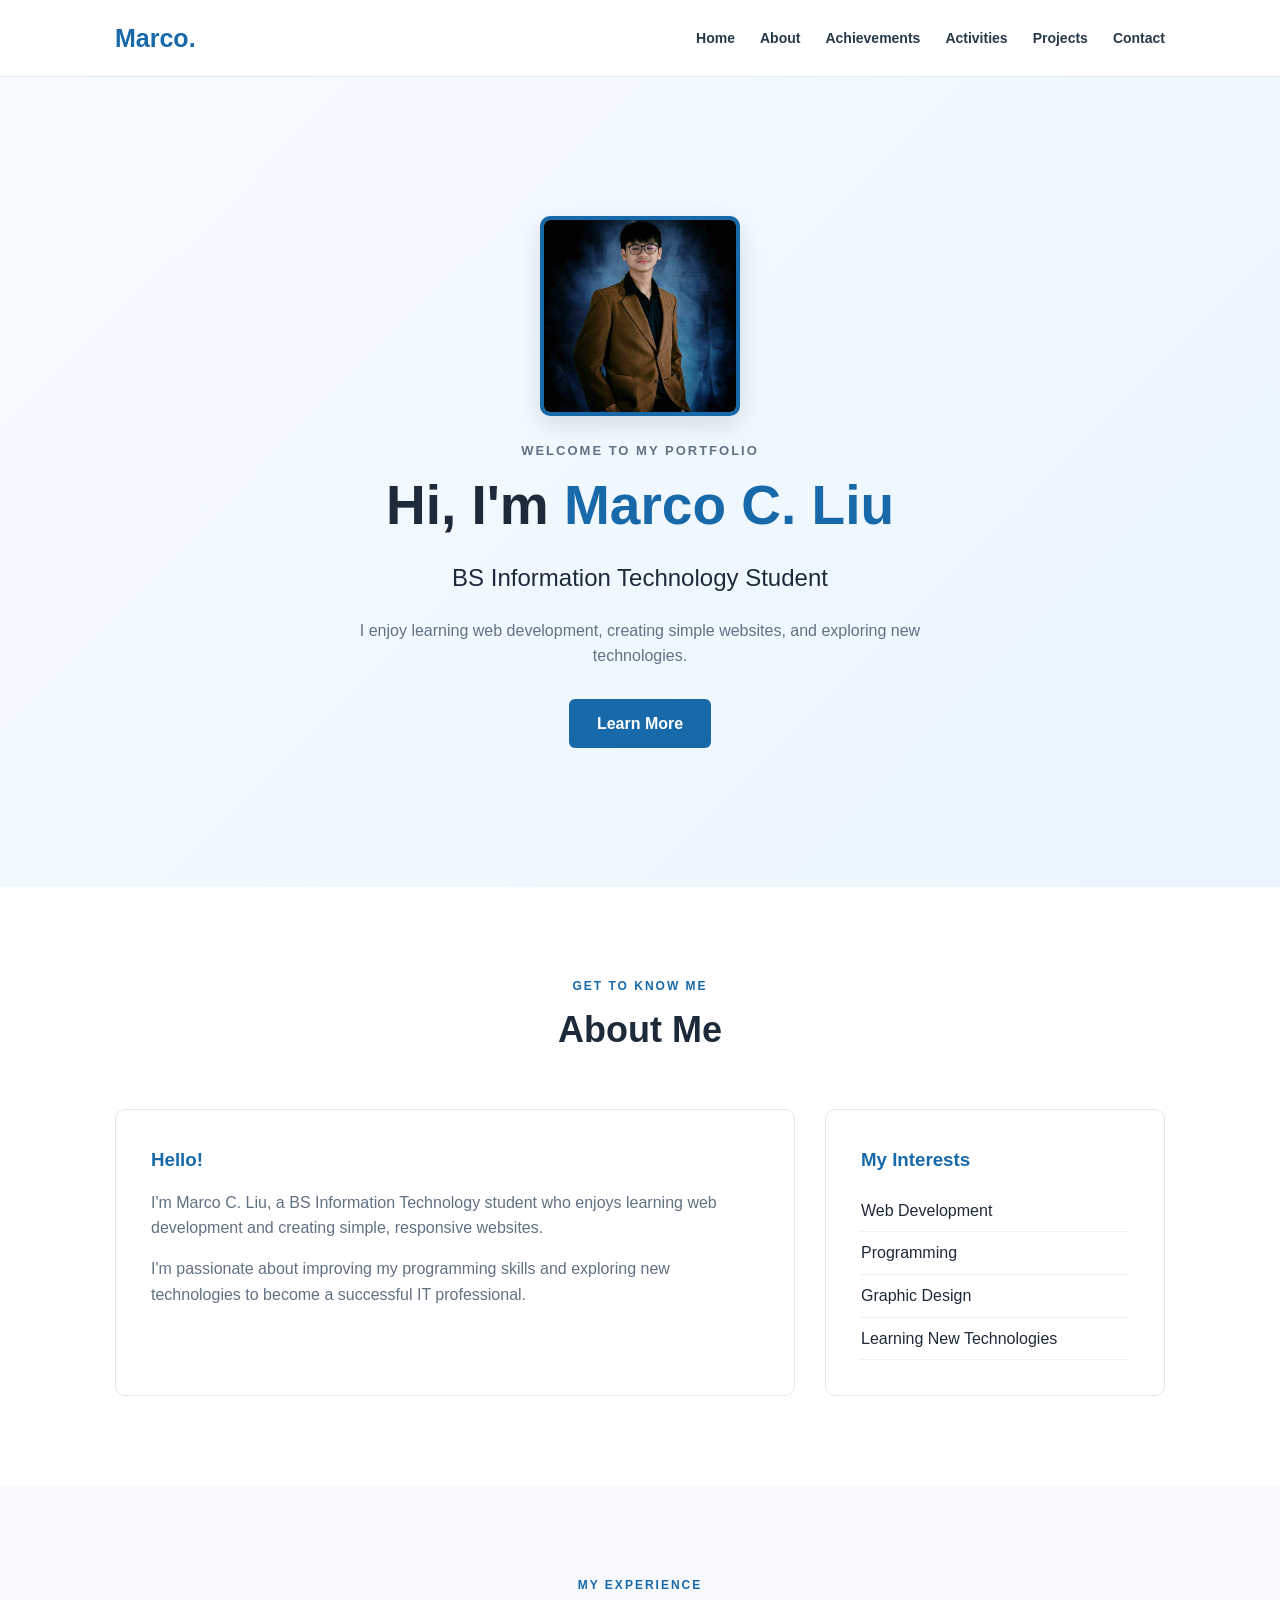
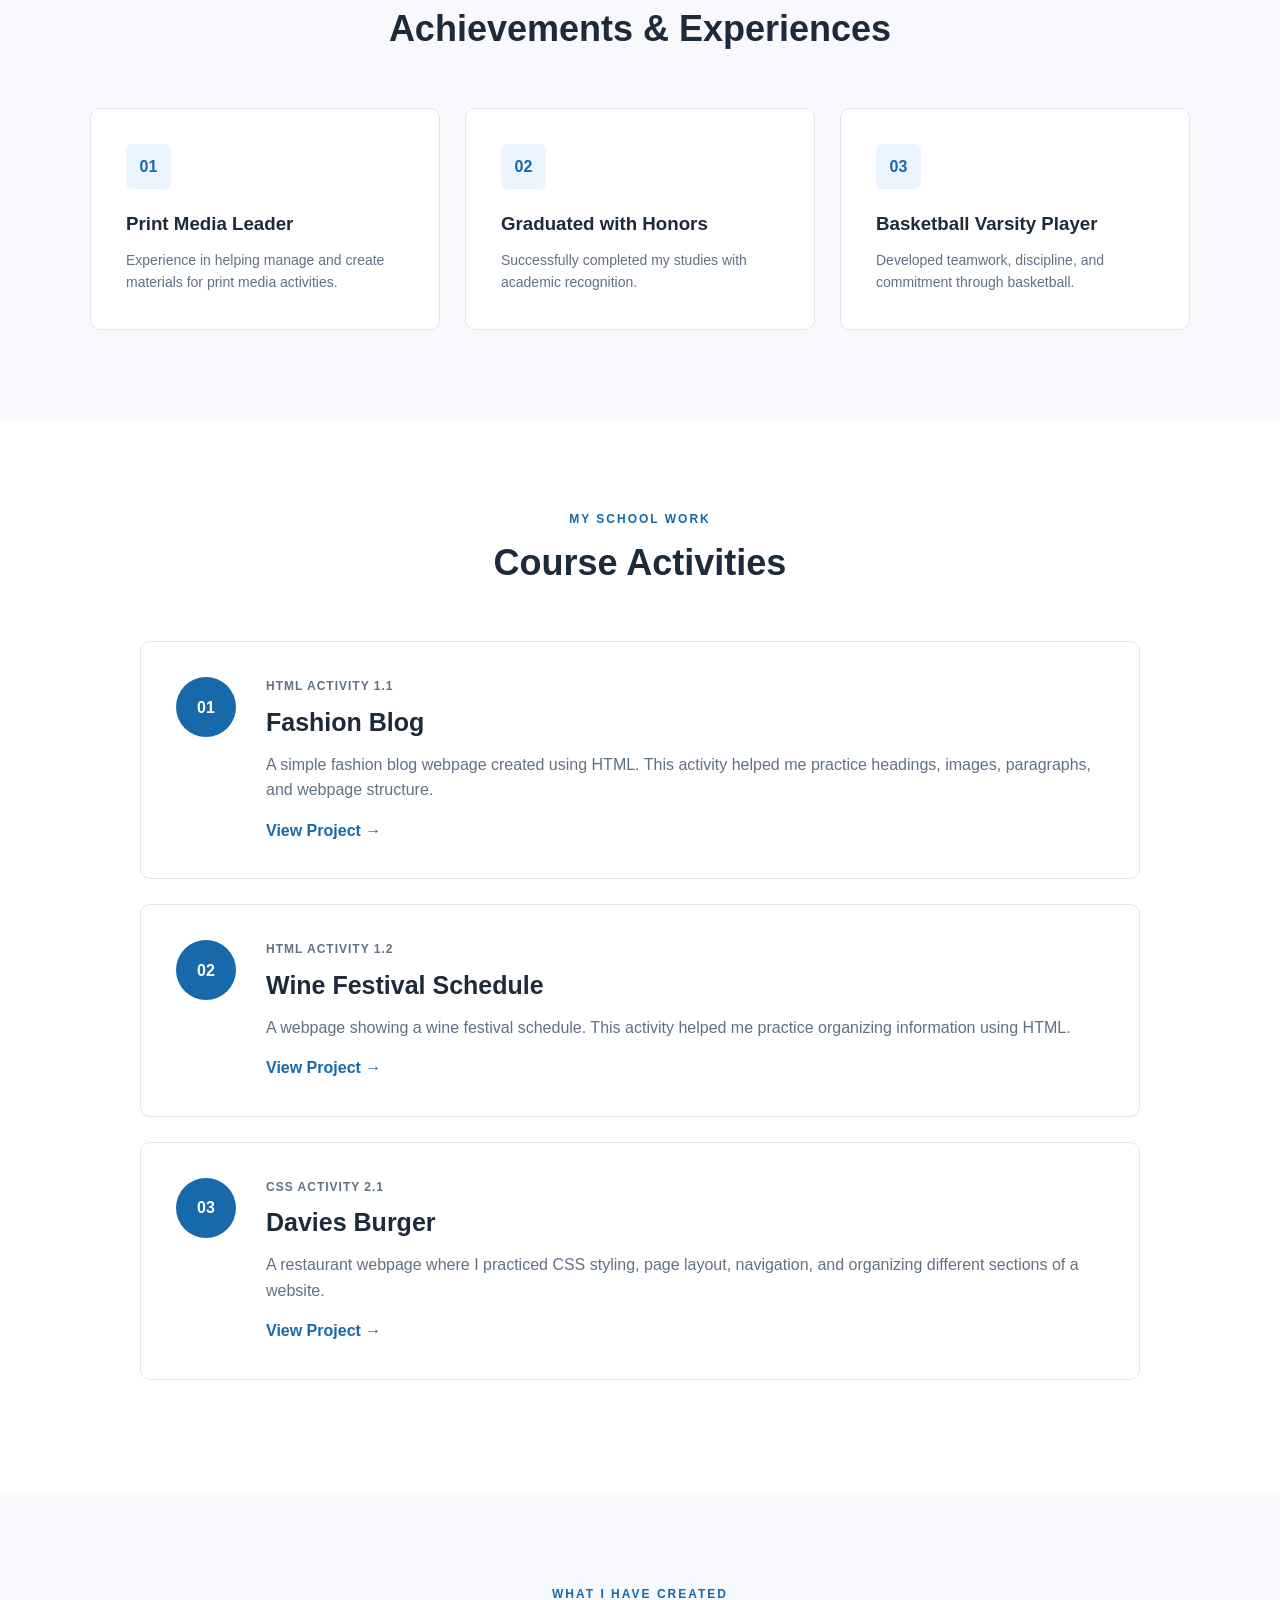
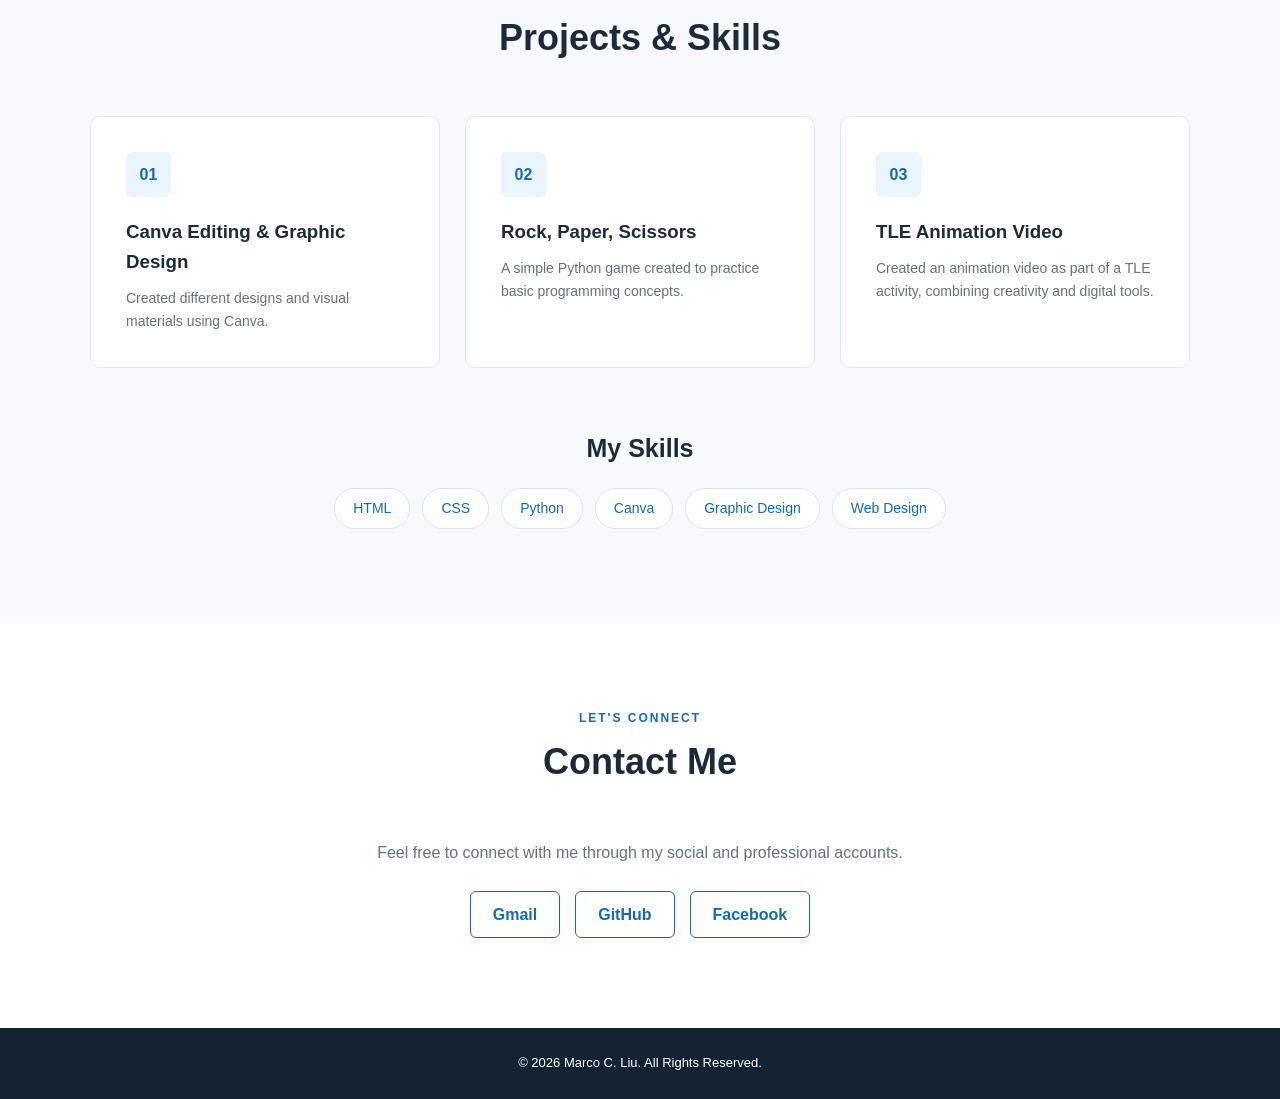
<file: index.htm>
<!DOCTYPE html>
<html lang="en">

<head>
    <meta charset="UTF-8">
    <meta name="viewport" content="width=device-width, initial-scale=1.0">

    <title>Marco C. Liu | Portfolio</title>

    <link rel="stylesheet" href="styles.css">
</head>

<body>

    <!-- ================= NAVIGATION ================= -->

    <header>
        <nav class="navbar">

            <a href="#home" class="logo">Marco.</a>

            <ul class="nav-links">
                <li><a href="#home">Home</a></li>
                <li><a href="#about">About</a></li>
                <li><a href="#experience">Achievements</a></li>
                <li><a href="#activities">Activities</a></li>
                <li><a href="#projects">Projects</a></li>
                <li><a href="#contact">Contact</a></li>
            </ul>

        </nav>
    </header>


    <!-- ================= HOME ================= -->

    <section id="home" class="hero">

        <div class="hero-content">

            <div class="profile-photo">
                <img src="IMG_0324.jpeg" alt="Photo of Marco C. Liu">
            </div>

            <p class="small-text">WELCOME TO MY PORTFOLIO</p>

            <h1>Hi, I'm <span>Marco C. Liu</span></h1>

            <h2>BS Information Technology Student</h2>

            <p>
                I enjoy learning web development, creating simple websites,
                and exploring new technologies.
            </p>

            <a href="#about" class="btn">Learn More</a>

        </div>

    </section>


    <!-- ================= ABOUT ================= -->

    <section id="about" class="section">

        <div class="section-title">
            <p>GET TO KNOW ME</p>
            <h2>About Me</h2>
        </div>

        <div class="about-container">

            <div class="about-box">

                <h3>Hello!</h3>

                <p>
                    I'm Marco C. Liu, a BS Information Technology student
                    who enjoys learning web development and creating simple,
                    responsive websites.
                </p>

                <p>
                    I'm passionate about improving my programming skills
                    and exploring new technologies to become a successful
                    IT professional.
                </p>

            </div>

            <div class="info-box">

                <h3>My Interests</h3>

                <ul>
                    <li>Web Development</li>
                    <li>Programming</li>
                    <li>Graphic Design</li>
                    <li>Learning New Technologies</li>
                </ul>

            </div>

        </div>

    </section>


    <!-- ================= ACHIEVEMENTS ================= -->

    <section id="experience" class="section gray">

        <div class="section-title">
            <p>MY EXPERIENCE</p>
            <h2>Achievements & Experiences</h2>
        </div>

        <div class="cards">

            <div class="card">

                <div class="icon">01</div>

                <h3>Print Media Leader</h3>

                <p>
                    Experience in helping manage and create materials
                    for print media activities.
                </p>

            </div>

            <div class="card">

                <div class="icon">02</div>

                <h3>Graduated with Honors</h3>

                <p>
                    Successfully completed my studies with academic
                    recognition.
                </p>

            </div>

            <div class="card">

                <div class="icon">03</div>

                <h3>Basketball Varsity Player</h3>

                <p>
                    Developed teamwork, discipline, and commitment
                    through basketball.
                </p>

            </div>

        </div>

    </section>


    <!-- ================= COURSE ACTIVITIES ================= -->

    <section id="activities" class="section">

        <div class="section-title">
            <p>MY SCHOOL WORK</p>
            <h2>Course Activities</h2>
        </div>

        <div class="projects">

            <div class="project-card">

                <div class="project-number">01</div>

                <div class="project-content">

                    <p class="project-type">HTML ACTIVITY 1.1</p>

                    <h3>Fashion Blog</h3>

                    <p>
                        A simple fashion blog webpage created using HTML.
                        This activity helped me practice headings, images,
                        paragraphs, and webpage structure.
                    </p>

                    <a
                        href="https://mliu260000001782.github.io/activity/fashionblog/FashionBlog.html"
                        target="_blank"
                        class="project-btn">
                        View Project →
                    </a>

                </div>

            </div>


            <div class="project-card">

                <div class="project-number">02</div>

                <div class="project-content">

                    <p class="project-type">HTML ACTIVITY 1.2</p>

                    <h3>Wine Festival Schedule</h3>

                    <p>
                        A webpage showing a wine festival schedule.
                        This activity helped me practice organizing
                        information using HTML.
                    </p>

                    <a
                        href="https://mliu260000001782.github.io/activity/wine/WineFestivalSchedule.html"
                        target="_blank"
                        class="project-btn">
                        View Project →
                    </a>

                </div>

            </div>


            <div class="project-card">

                <div class="project-number">03</div>

                <div class="project-content">

                    <p class="project-type">CSS ACTIVITY 2.1</p>

                    <h3>Davies Burger</h3>

                    <p>
                        A restaurant webpage where I practiced CSS styling,
                        page layout, navigation, and organizing different
                        sections of a website.
                    </p>

                    <a
                        href="https://mliu260000001782.github.io/activity/daviesburger/"
                        target="_blank"
                        class="project-btn">
                        View Project →
                    </a>

                </div>

            </div>

        </div>

    </section>


    <!-- ================= PROJECTS ================= -->

    <section id="projects" class="section gray">

        <div class="section-title">
            <p>WHAT I HAVE CREATED</p>
            <h2>Projects & Skills</h2>
        </div>

        <div class="cards">

            <div class="card">

                <div class="icon">01</div>

                <h3>Canva Editing & Graphic Design</h3>

                <p>
                    Created different designs and visual materials
                    using Canva.
                </p>

            </div>

            <div class="card">

                <div class="icon">02</div>

                <h3>Rock, Paper, Scissors</h3>

                <p>
                    A simple Python game created to practice basic
                    programming concepts.
                </p>

            </div>

            <div class="card">

                <div class="icon">03</div>

                <h3>TLE Animation Video</h3>

                <p>
                    Created an animation video as part of a TLE activity,
                    combining creativity and digital tools.
                </p>

            </div>

        </div>


        <!-- SKILLS -->

        <div class="skills-container">

            <h3>My Skills</h3>

            <div class="skills">
                <span>HTML</span>
                <span>CSS</span>
                <span>Python</span>
                <span>Canva</span>
                <span>Graphic Design</span>
                <span>Web Design</span>
            </div>

        </div>

    </section>


    <!-- ================= CONTACT ================= -->

    <section id="contact" class="section contact">

        <div class="section-title">
            <p>LET'S CONNECT</p>
            <h2>Contact Me</h2>
        </div>

        <p class="contact-text">
            Feel free to connect with me through my social
            and professional accounts.
        </p>

        <div class="contact-links">

            <a href="mailto:mliu_260000001782@uic.edu.ph">
                Gmail
            </a>

            <a
                href="https://github.com/mliu260000001782"
                target="_blank">
                GitHub
            </a>

            <a
                href="https://web.facebook.com/marco.liu.0811"
                target="_blank">
                Facebook
            </a>

        </div>

    </section>


    <!-- ================= FOOTER ================= -->

    <footer>

        <p>© 2026 Marco C. Liu. All Rights Reserved.</p>

    </footer>

</body>

</html>
</file>
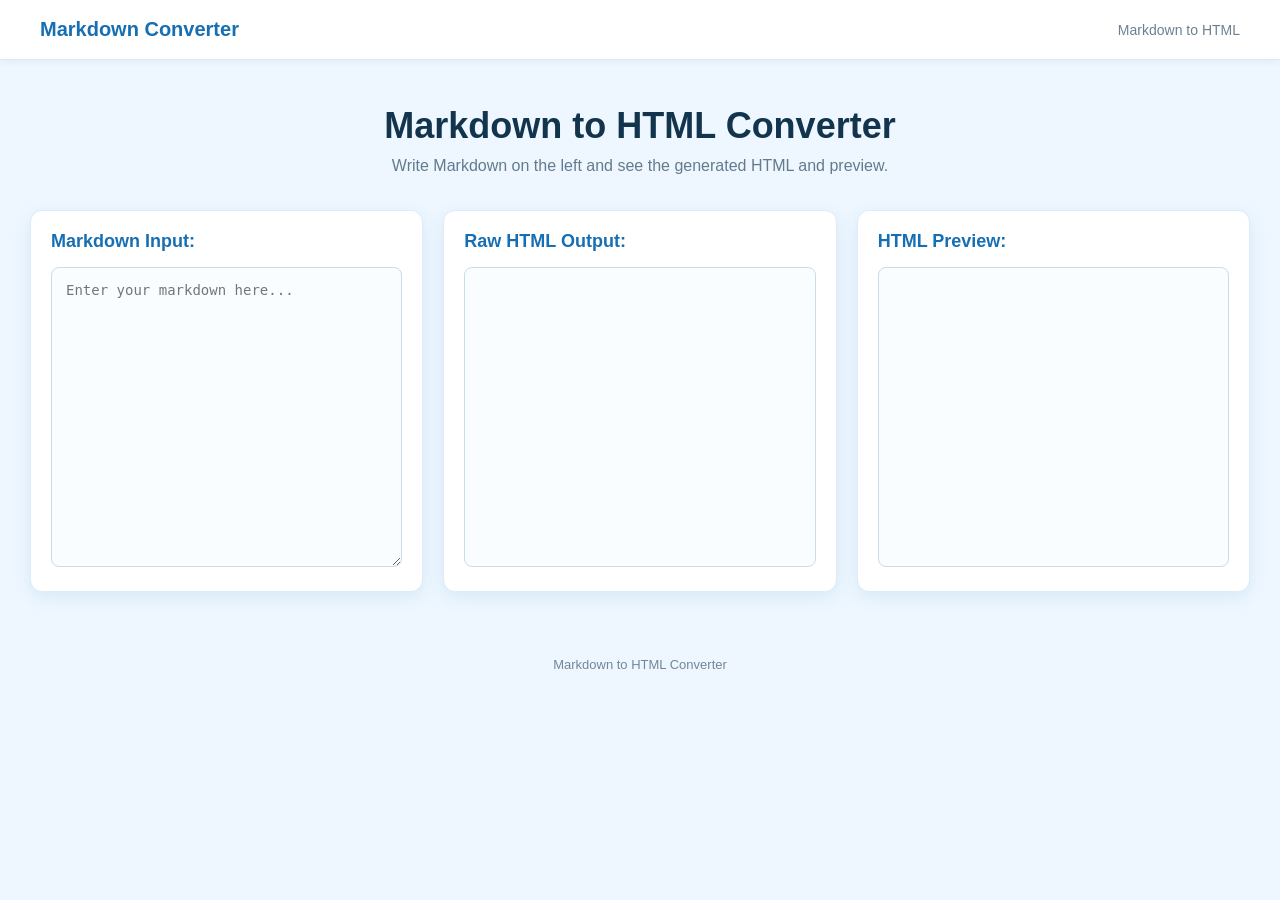
<file: activity/HTML converter/index.html>
<!DOCTYPE html>
<html lang="en">

<head>
    <meta charset="UTF-8">
    <meta name="viewport" content="width=device-width, initial-scale=1.0">
    <title>Markdown to HTML Converter</title>
    <link rel="stylesheet" href="styles.css">
</head>

<body>

    <nav>
        <div class="nav-title">Markdown Converter</div>
        <div class="nav-subtitle">Markdown to HTML</div>
    </nav>

    <main>
        <h1>Markdown to HTML Converter</h1>

        <p class="description">
            Write Markdown on the left and see the generated HTML and preview.
        </p>

        <div id="container">

            <div class="container">
                <h2>Markdown Input:</h2>
                <textarea id="markdown-input"
                    placeholder="Enter your markdown here..."></textarea>
            </div>

            <div class="container">
                <h2>Raw HTML Output:</h2>
                <div id="html-output"></div>
            </div>

            <div class="container">
                <h2>HTML Preview:</h2>
                <div id="preview"></div>
            </div>

        </div>
    </main>

    <footer>
        Markdown to HTML Converter
    </footer>

    <script src="app.js"></script>

</body>
</html>
</file>
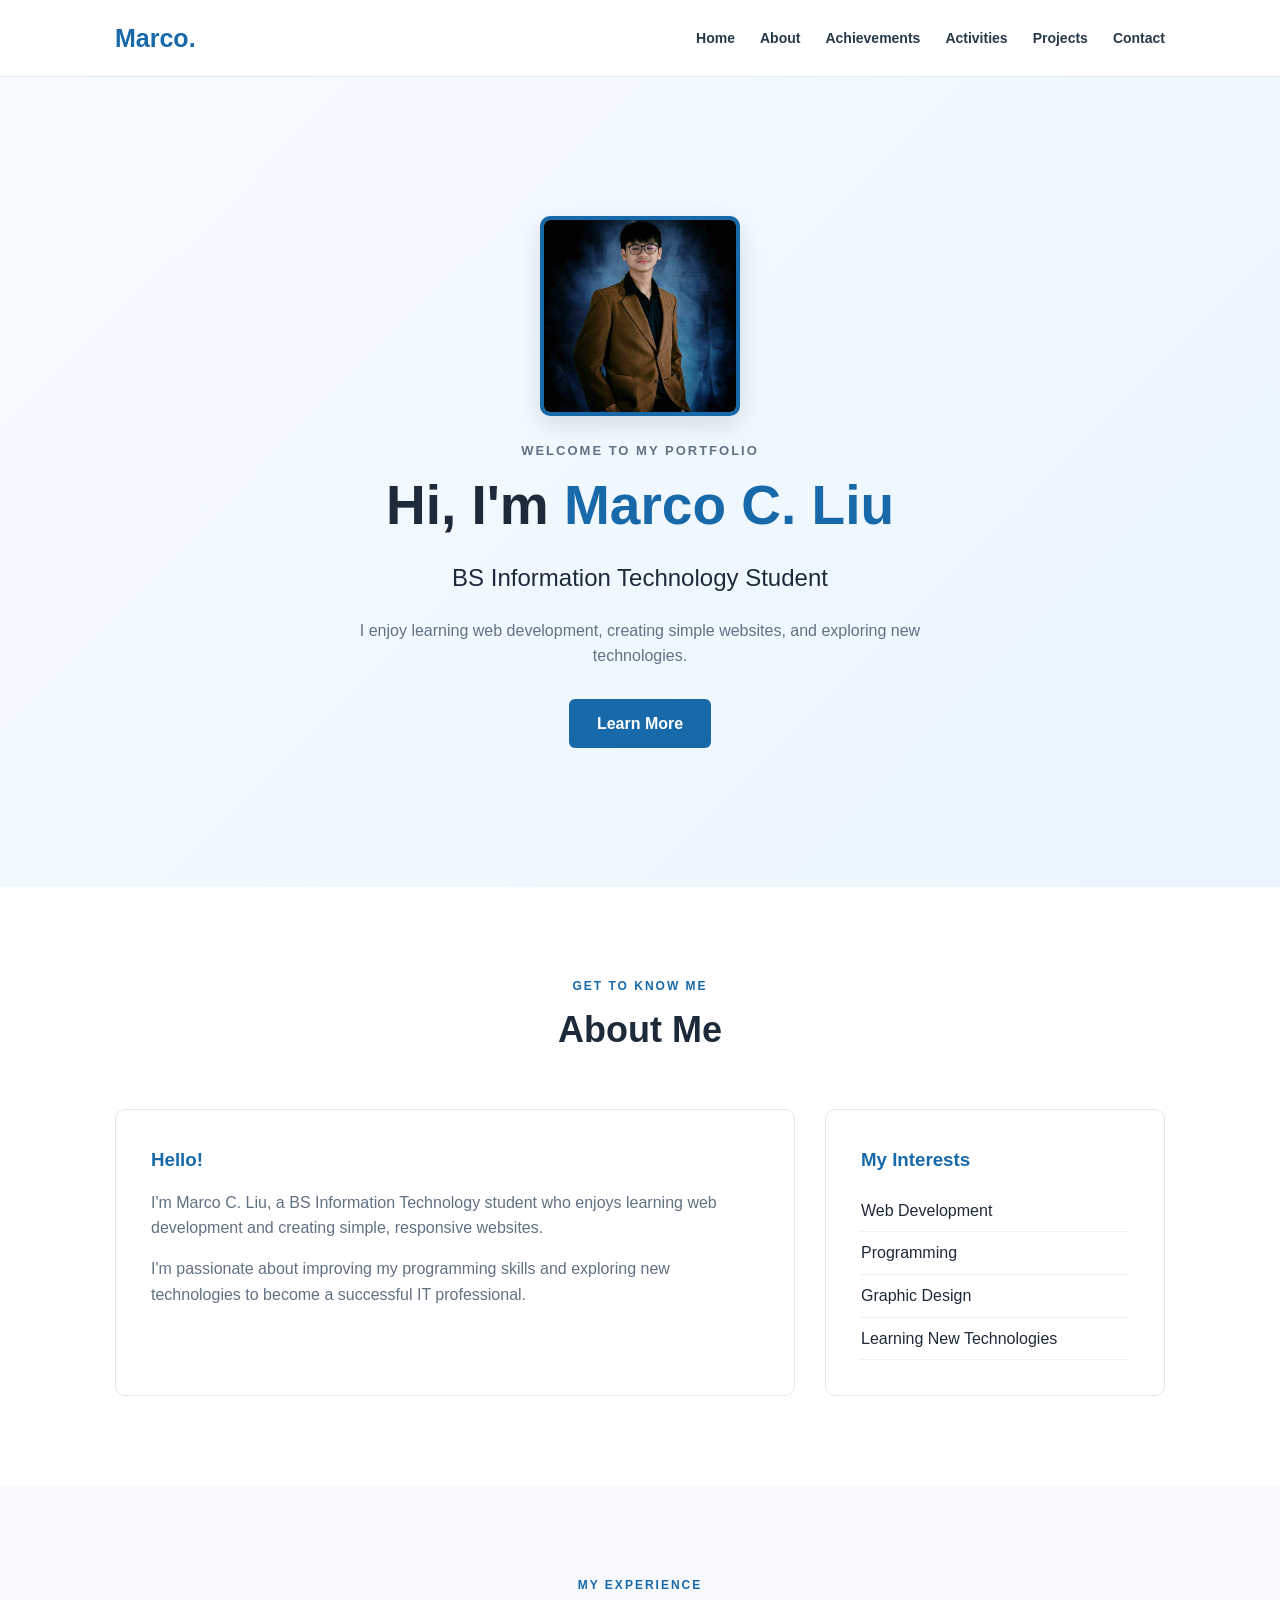
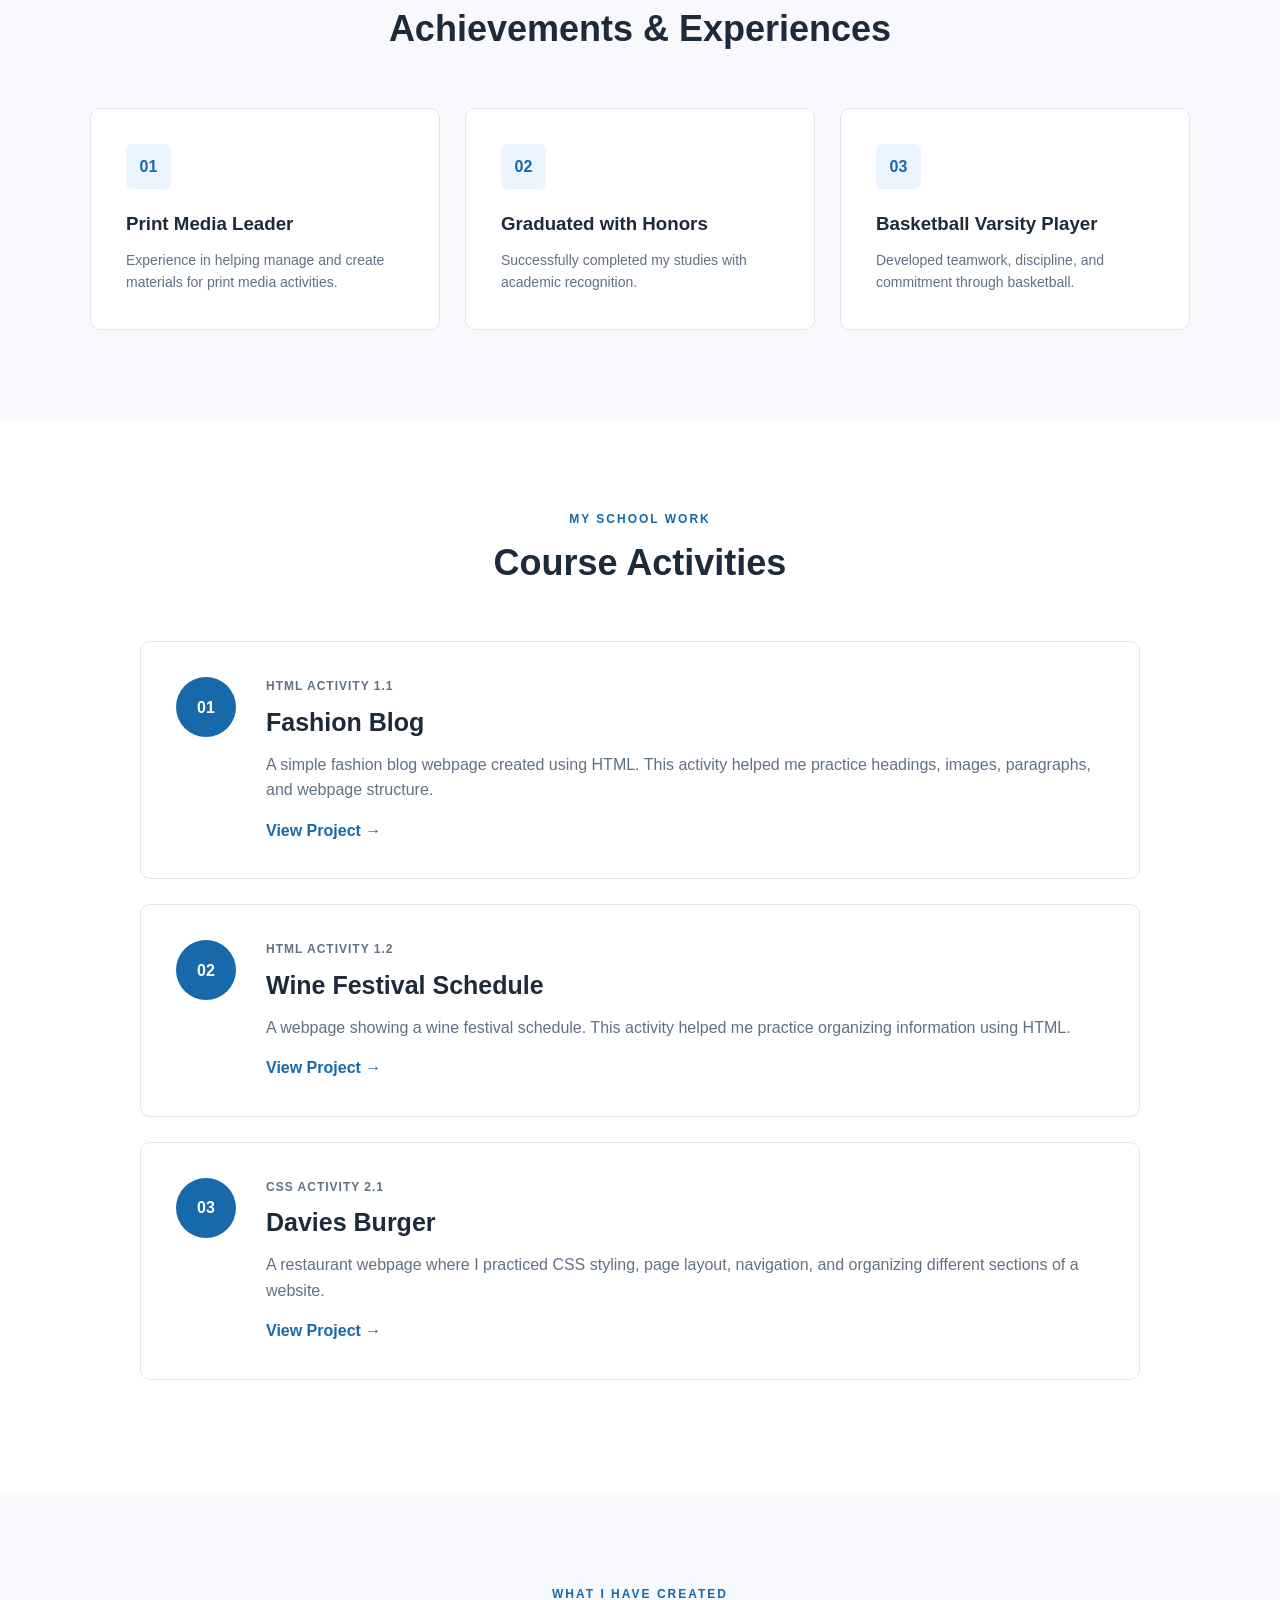
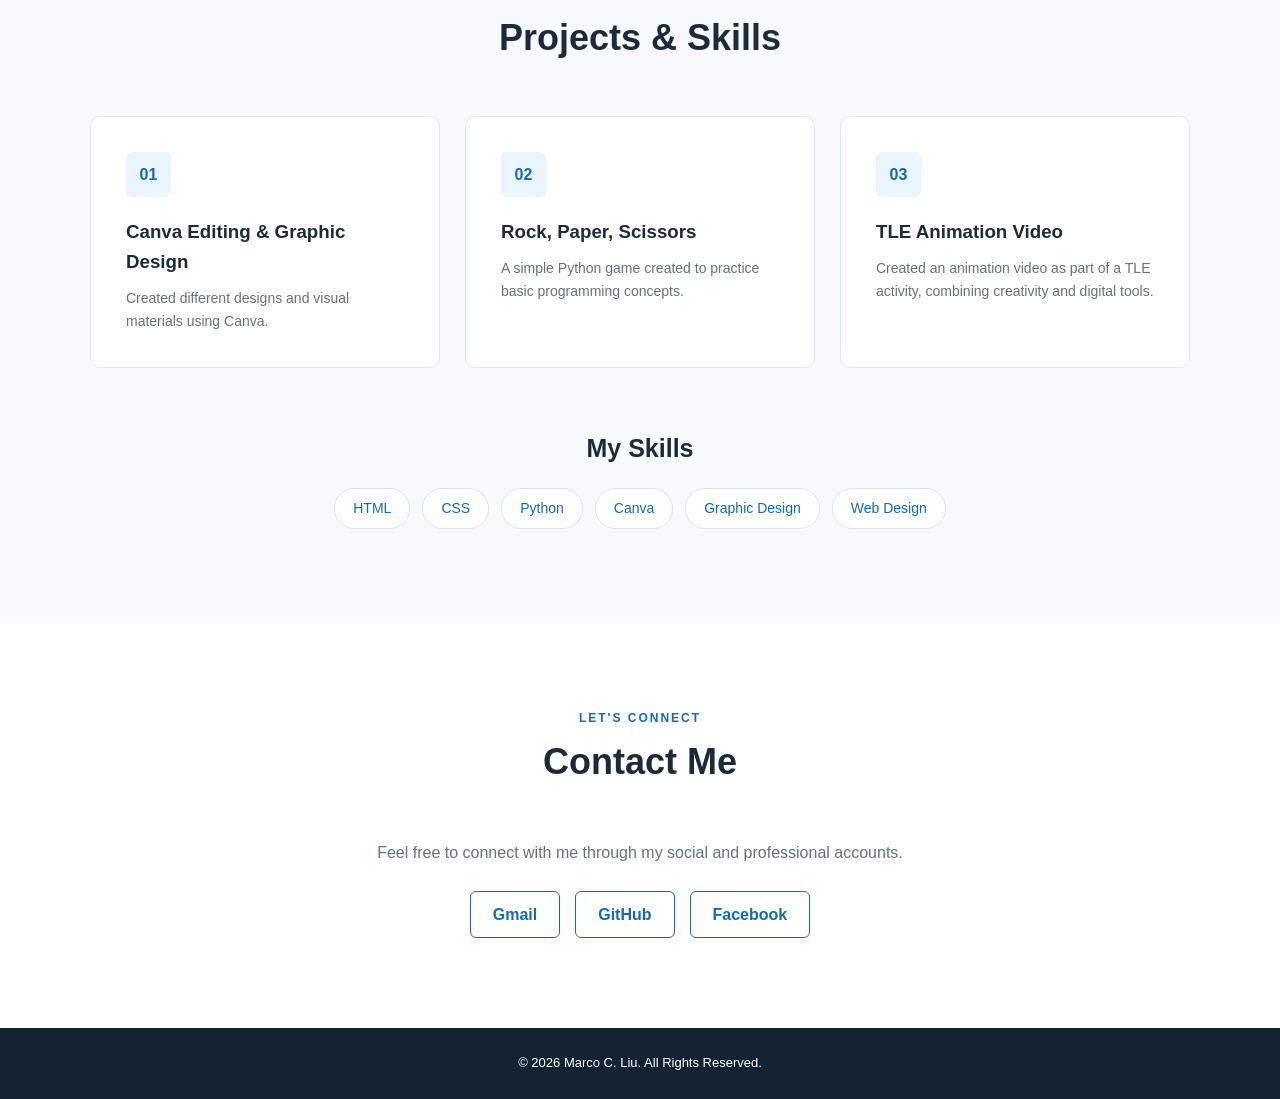
<file: activity/portfolio/index.html>
<!DOCTYPE html>
<html lang="en">

<head>
    <meta charset="UTF-8">
    <meta name="viewport" content="width=device-width, initial-scale=1.0">

    <title>Marco C. Liu | Portfolio</title>

    <link rel="stylesheet" href="styles.css">
</head>

<body>

    <!-- ================= NAVIGATION ================= -->

    <header>
        <nav class="navbar">

            <a href="#home" class="logo">Marco.</a>

            <ul class="nav-links">
                <li><a href="#home">Home</a></li>
                <li><a href="#about">About</a></li>
                <li><a href="#experience">Achievements</a></li>
                <li><a href="#activities">Activities</a></li>
                <li><a href="#projects">Projects</a></li>
                <li><a href="#contact">Contact</a></li>
            </ul>

        </nav>
    </header>


    <!-- ================= HOME ================= -->

    <section id="home" class="hero">

        <div class="hero-content">

            <div class="profile-photo">
                <img src="IMG_0324.jpeg" alt="Photo of Marco C. Liu">
            </div>

            <p class="small-text">WELCOME TO MY PORTFOLIO</p>

            <h1>Hi, I'm <span>Marco C. Liu</span></h1>

            <h2>BS Information Technology Student</h2>

            <p>
                I enjoy learning web development, creating simple websites,
                and exploring new technologies.
            </p>

            <a href="#about" class="btn">Learn More</a>

        </div>

    </section>


    <!-- ================= ABOUT ================= -->

    <section id="about" class="section">

        <div class="section-title">
            <p>GET TO KNOW ME</p>
            <h2>About Me</h2>
        </div>

        <div class="about-container">

            <div class="about-box">

                <h3>Hello!</h3>

                <p>
                    I'm Marco C. Liu, a BS Information Technology student
                    who enjoys learning web development and creating simple,
                    responsive websites.
                </p>

                <p>
                    I'm passionate about improving my programming skills
                    and exploring new technologies to become a successful
                    IT professional.
                </p>

            </div>

            <div class="info-box">

                <h3>My Interests</h3>

                <ul>
                    <li>Web Development</li>
                    <li>Programming</li>
                    <li>Graphic Design</li>
                    <li>Learning New Technologies</li>
                </ul>

            </div>

        </div>

    </section>


    <!-- ================= ACHIEVEMENTS ================= -->

    <section id="experience" class="section gray">

        <div class="section-title">
            <p>MY EXPERIENCE</p>
            <h2>Achievements & Experiences</h2>
        </div>

        <div class="cards">

            <div class="card">

                <div class="icon">01</div>

                <h3>Print Media Leader</h3>

                <p>
                    Experience in helping manage and create materials
                    for print media activities.
                </p>

            </div>

            <div class="card">

                <div class="icon">02</div>

                <h3>Graduated with Honors</h3>

                <p>
                    Successfully completed my studies with academic
                    recognition.
                </p>

            </div>

            <div class="card">

                <div class="icon">03</div>

                <h3>Basketball Varsity Player</h3>

                <p>
                    Developed teamwork, discipline, and commitment
                    through basketball.
                </p>

            </div>

        </div>

    </section>


    <!-- ================= COURSE ACTIVITIES ================= -->

    <section id="activities" class="section">

        <div class="section-title">
            <p>MY SCHOOL WORK</p>
            <h2>Course Activities</h2>
        </div>

        <div class="projects">

            <div class="project-card">

                <div class="project-number">01</div>

                <div class="project-content">

                    <p class="project-type">HTML ACTIVITY 1.1</p>

                    <h3>Fashion Blog</h3>

                    <p>
                        A simple fashion blog webpage created using HTML.
                        This activity helped me practice headings, images,
                        paragraphs, and webpage structure.
                    </p>

                    <a
                        href="https://mliu260000001782.github.io/activity/fashionblog/FashionBlog.html"
                        target="_blank"
                        class="project-btn">
                        View Project →
                    </a>

                </div>

            </div>


            <div class="project-card">

                <div class="project-number">02</div>

                <div class="project-content">

                    <p class="project-type">HTML ACTIVITY 1.2</p>

                    <h3>Wine Festival Schedule</h3>

                    <p>
                        A webpage showing a wine festival schedule.
                        This activity helped me practice organizing
                        information using HTML.
                    </p>

                    <a
                        href="https://mliu260000001782.github.io/activity/wine/WineFestivalSchedule.html"
                        target="_blank"
                        class="project-btn">
                        View Project →
                    </a>

                </div>

            </div>


            <div class="project-card">

                <div class="project-number">03</div>

                <div class="project-content">

                    <p class="project-type">CSS ACTIVITY 2.1</p>

                    <h3>Davies Burger</h3>

                    <p>
                        A restaurant webpage where I practiced CSS styling,
                        page layout, navigation, and organizing different
                        sections of a website.
                    </p>

                    <a
                        href="https://mliu260000001782.github.io/activity/daviesburger/"
                        target="_blank"
                        class="project-btn">
                        View Project →
                    </a>

                </div>

            </div>

        </div>

    </section>


    <!-- ================= PROJECTS ================= -->

    <section id="projects" class="section gray">

        <div class="section-title">
            <p>WHAT I HAVE CREATED</p>
            <h2>Projects & Skills</h2>
        </div>

        <div class="cards">

            <div class="card">

                <div class="icon">01</div>

                <h3>Canva Editing & Graphic Design</h3>

                <p>
                    Created different designs and visual materials
                    using Canva.
                </p>

            </div>

            <div class="card">

                <div class="icon">02</div>

                <h3>Rock, Paper, Scissors</h3>

                <p>
                    A simple Python game created to practice basic
                    programming concepts.
                </p>

            </div>

            <div class="card">

                <div class="icon">03</div>

                <h3>TLE Animation Video</h3>

                <p>
                    Created an animation video as part of a TLE activity,
                    combining creativity and digital tools.
                </p>

            </div>

        </div>


        <!-- SKILLS -->

        <div class="skills-container">

            <h3>My Skills</h3>

            <div class="skills">
                <span>HTML</span>
                <span>CSS</span>
                <span>Python</span>
                <span>Canva</span>
                <span>Graphic Design</span>
                <span>Web Design</span>
            </div>

        </div>

    </section>


    <!-- ================= CONTACT ================= -->

    <section id="contact" class="section contact">

        <div class="section-title">
            <p>LET'S CONNECT</p>
            <h2>Contact Me</h2>
        </div>

        <p class="contact-text">
            Feel free to connect with me through my social
            and professional accounts.
        </p>

        <div class="contact-links">

            <a href="mailto:mliu_260000001782@uic.edu.ph">
                Gmail
            </a>

            <a
                href="https://github.com/mliu260000001782"
                target="_blank">
                GitHub
            </a>

            <a
                href="https://web.facebook.com/marco.liu.0811"
                target="_blank">
                Facebook
            </a>

        </div>

    </section>


    <!-- ================= FOOTER ================= -->

    <footer>

        <p>© 2026 Marco C. Liu. All Rights Reserved.</p>

    </footer>

</body>

</html>
</file>
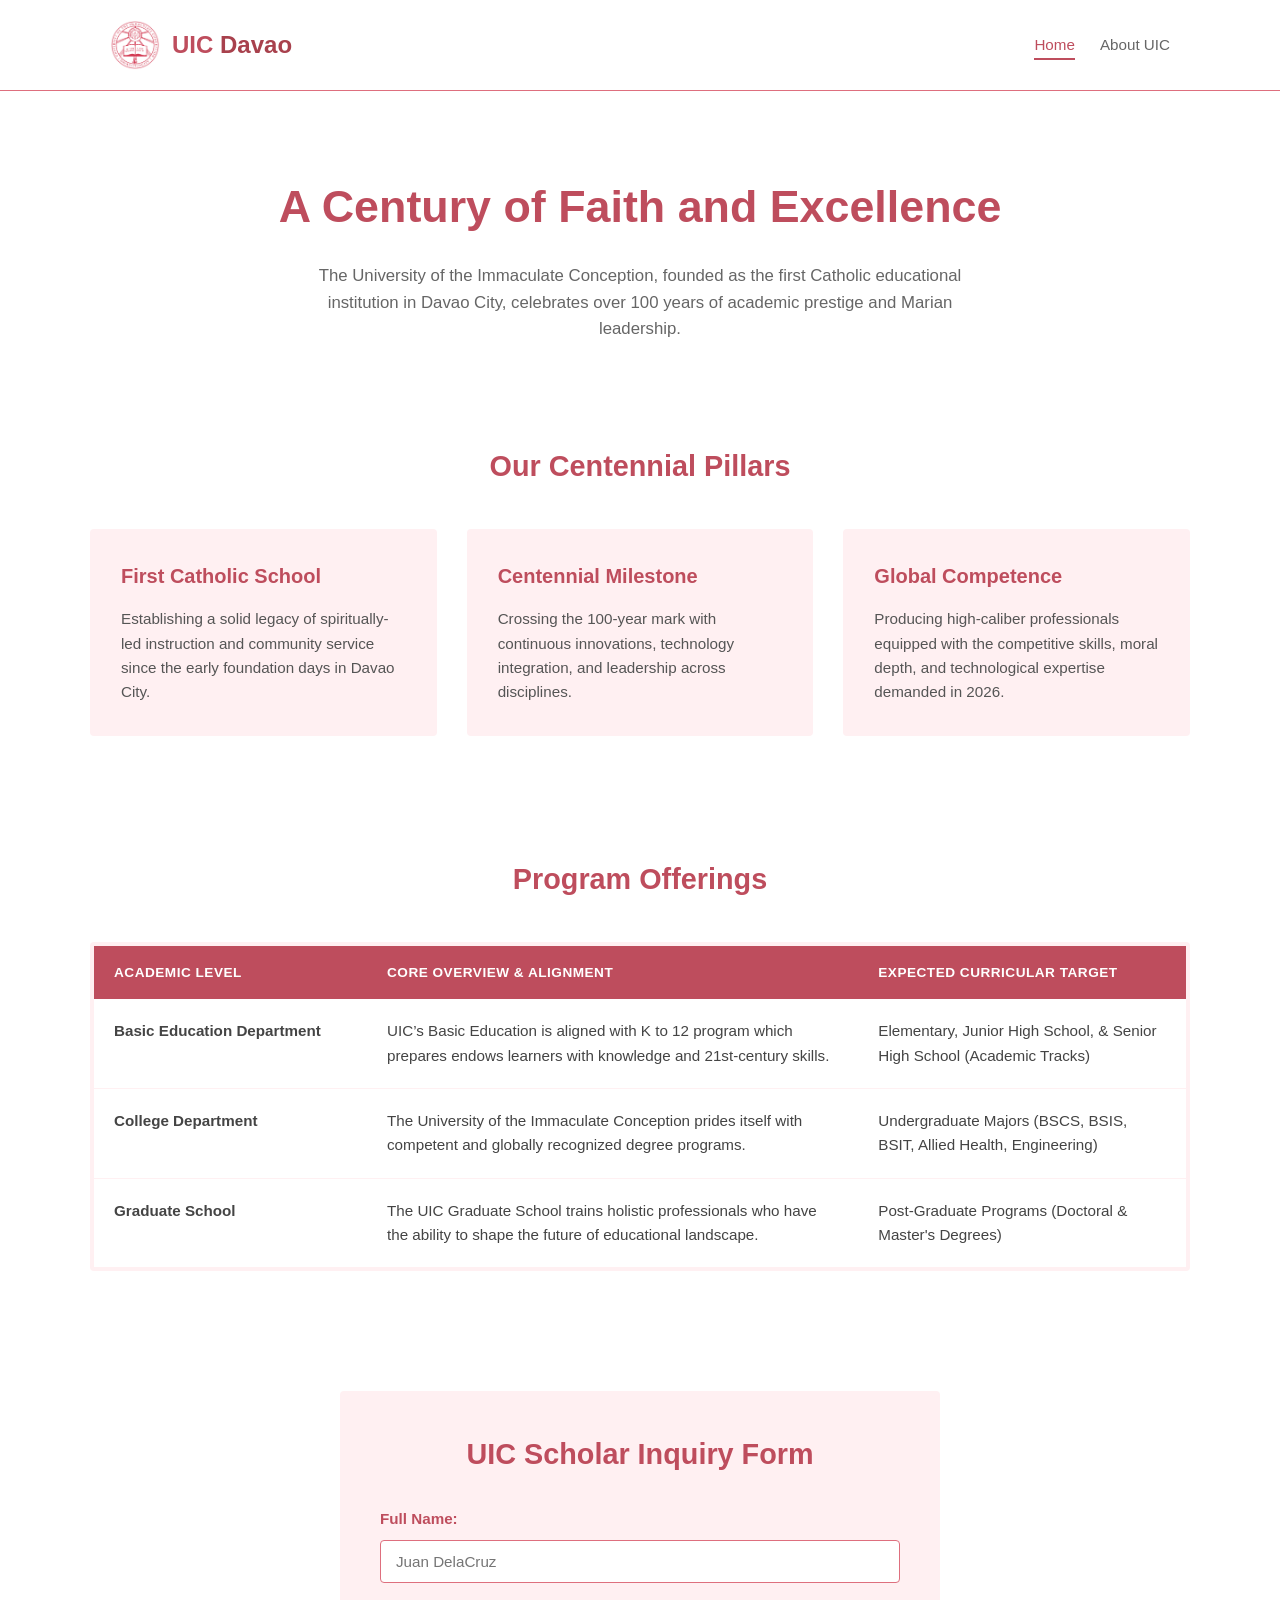
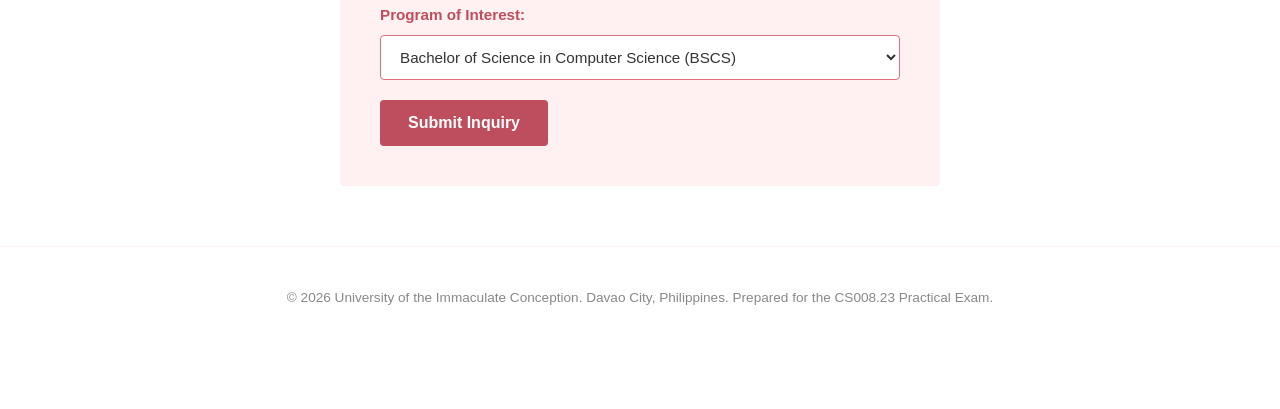
<file: activity/Prelim Practical Exam/index.html>
<!doctype html>
<html lang="en">
  <head>
    <meta charset="UTF-8" />
    <meta name="viewport" content="width=device-width, initial-scale=1.0" />
    <title>UIC Davao - 100 Years of Marian Excellence</title>
    <!-- Both partners link to this exact shared stylesheet -->
    <link rel="stylesheet" href="styles.css" />
  </head>
  <body>
    <!-- Header Navigation System (Shared Brand Identity) -->
    <header class="main-header">
      <div class="header-container">
        <a href="#" class="logo-container">
          <img src="uic.png" alt="UIC Logo" class="logo-img" />
          <span class="logo-text"
            >UIC <span class="highlight">Davao</span></span
          >
        </a>
        <nav class="main-nav">
          <ul class="nav-list">
            <li><a href="#" class="nav-link active">Home</a></li>
            <li><a href="#" class="nav-link">About UIC</a></li>
          </ul>
        </nav>
      </div>
    </header>
    <!-- Main Vertical Content Scroll -->
    <main>
      <!-- Section 1: Centennial Hero Showcase -->
      <section class="hero-section">
        <div class="hero-container">
          <h1 class="hero-title">
            A Century of Faith and
            <span class="highlight- text">Excellence</span>
          </h1>

          <p class="hero-subtitle">
            The University of the Immaculate Conception, founded as the first
            Catholic educational institution in Davao City, celebrates over 100
            years of academic prestige and Marian leadership.
          </p>
        </div>
      </section>
      <!-- Section 2: Three Centennial Pillars Grid -->
      <section class="pillars-section">
        <div class="section-container">
          <h2 class="section-title">Our Centennial Pillars</h2>
          <div class="pillars-grid">
            <div class="pillar-card">
              <h3 class="card-title">First Catholic School</h3>

              <p class="card-desc">
                Establishing a solid legacy of spiritually-led instruction and
                community service since the early foundation days in Davao City.
              </p>
            </div>

            <div class="pillar-card">
              <h3 class="card-title">Centennial Milestone</h3>

              <p class="card-desc">
                Crossing the 100-year mark with continuous innovations,
                technology integration, and leadership across disciplines.
              </p>
            </div>

            <div class="pillar-card">
              <h3 class="card-title">Global Competence</h3>

              <p class="card-desc">
                Producing high-caliber professionals equipped with the
                competitive skills, moral depth, and technological expertise
                demanded in 2026.
              </p>
            </div>
          </div>
        </div>
      </section>
      <!-- Section 3: Program Offerings Matrix Table -->
      <section class="table-section">
        <div class="section-container">
          <h2 class="section-title">Program Offerings</h2>
          <div class="table-wrapper">
            <table class="specs-table">
              <thead>
                <tr>
                  <th>Academic Level</th>

                  <th>Core Overview & Alignment</th>
                  <th>Expected Curricular Target</th>
                </tr>
              </thead>
              <tbody>
                <tr>
                  <td class="bold-text">Basic Education Department</td>
                  <td>
                    UIC’s Basic Education is aligned with K to 12 program which
                    prepares endows learners with knowledge and 21st-century
                    skills.
                  </td>
                  <td>
                    Elementary, Junior High School, & Senior High School
                    (Academic Tracks)
                  </td>
                </tr>
                <tr>
                  <td class="bold-text">College Department</td>

                  <td>
                    The University of the Immaculate Conception prides itself
                    with competent and globally recognized degree programs.
                  </td>
                  <td>
                    Undergraduate Majors (BSCS, BSIS, BSIT, Allied Health,
                    Engineering)
                  </td>
                </tr>
                <tr>
                  <td class="bold-text">Graduate School</td>
                  <td>
                    The UIC Graduate School trains holistic professionals who
                    have the ability to shape the future of educational
                    landscape.
                  </td>
                  <td>Post-Graduate Programs (Doctoral & Master's Degrees)</td>
                </tr>
              </tbody>
            </table>
          </div>
        </div>
      </section>
      <!-- Section 4: Admissions Inquiry Form -->
      <section class="form-section">
        <div class="section-container">
          <div class="form-wrapper">
            <h2 class="section-title">UIC Scholar Inquiry Form</h2>

            <form class="inquiry-form">
              <div class="form-group">
                <label for="student-name">Full Name:</label>

                <input
                  type="text"
                  id="student-name"
                  placeholder="Juan Dela

Cruz"
                  required
                />
              </div>

              <div class="form-group">
                <label for="program-choice">Program of Interest:</label>

                <select id="program-choice">
                  <option value="BSCS">
                    Bachelor of Science in Computer Science (BSCS)
                  </option>
                  <option value="BSIS">
                    Bachelor of Science in Information Systems (BSIS)
                  </option>
                  <option value="BSIT">
                    Bachelor of Science in Information Technology (BSIT)
                  </option>
                </select>
              </div>

              <button type="submit" class="btn">Submit Inquiry</button>
            </form>
          </div>
        </div>
      </section>
    </main>
    <!-- Footer System -->
    <footer class="main-footer">
      <div class="footer-container">
        <p>
          &copy; 2026 University of the Immaculate Conception. Davao City,
          Philippines. Prepared for the CS008.23 Practical Exam.
        </p>
      </div>
    </footer>
  </body>
</html>
</file>
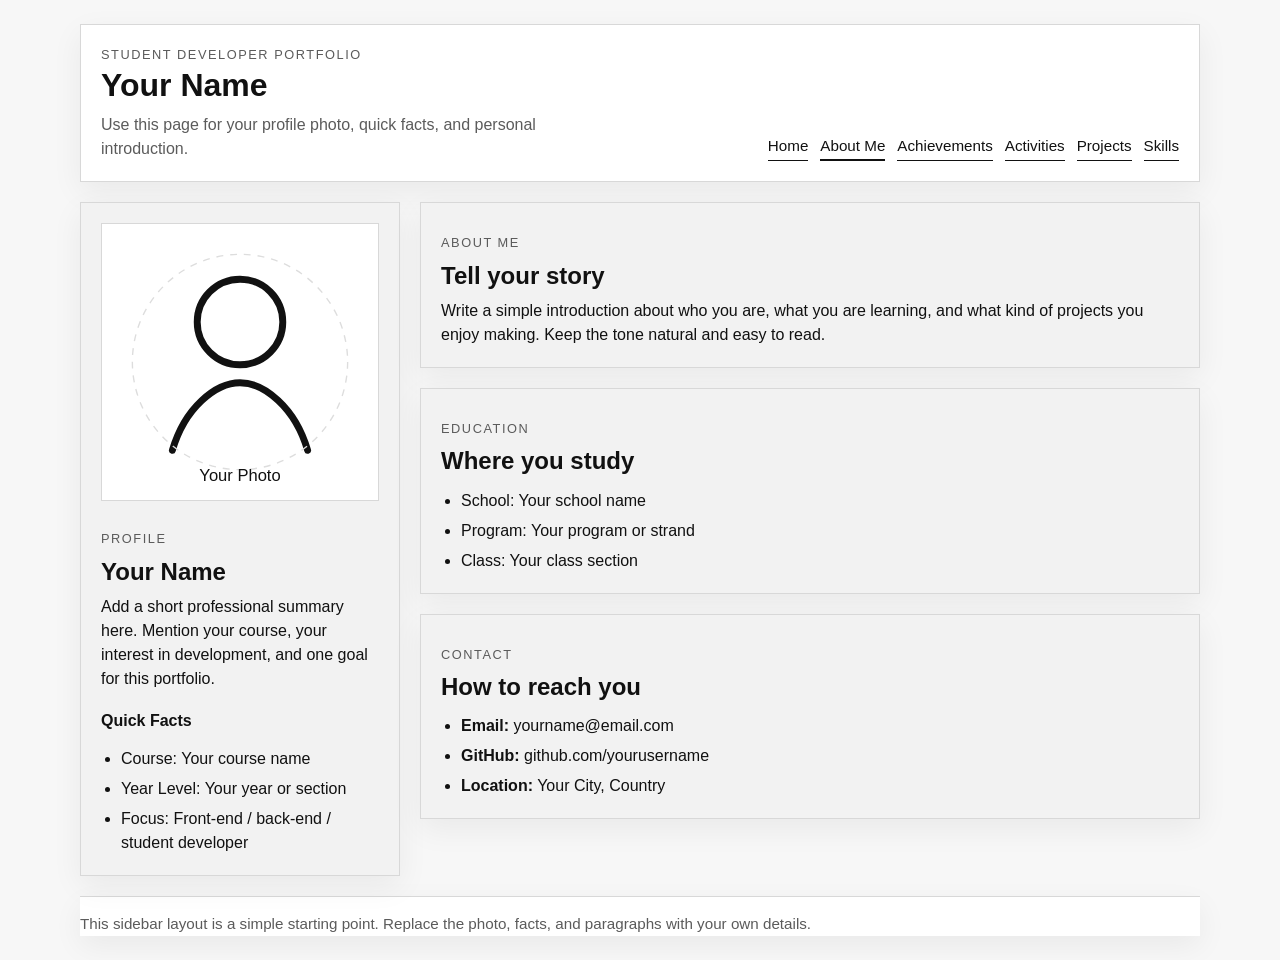
<file: pages/about.html>
<!doctype html>
<html lang="en">
  <head>
    <meta charset="UTF-8" />
    <meta name="viewport" content="width=device-width, initial-scale=1.0" />
    <title>About Me | Student Portfolio Template</title>
    <link rel="stylesheet" href="../css/styles.css" />
  </head>
  <body>
    <!-- Header: shared navigation for the multi-page portfolio -->
    <header class="site-header">
      <div>
        <p class="eyebrow">Student Developer Portfolio</p>
        <h1>Your Name</h1>
        <p class="tagline">
          Use this page for your profile photo, quick facts, and personal
          introduction.
        </p>
      </div>

      <nav class="nav-links" aria-label="Primary">
        <a href="../index.html">Home</a>
        <a href="about.html" aria-current="page">About Me</a>
        <a href="achievements.html">Achievements</a>
        <a href="activities.html">Activities</a>
        <a href="projects.html">Projects</a>
        <a href="skills.html">Skills</a>
      </nav>
    </header>

    <main class="page-layout">
      <!-- Sidebar: swap the placeholder image with your own photo later -->
      <aside class="sidebar card">
        <img
          class="profile-photo"
          src="../images/profile-photo.svg"
          alt="Profile photo placeholder"
        />
        <div class="section-heading">
          <p class="section-label">Profile</p>
          <h2>Your Name</h2>
        </div>
        <p>
          Add a short professional summary here. Mention your course, your
          interest in development, and one goal for this portfolio.
        </p>

        <div class="sidebar-block">
          <h3>Quick Facts</h3>
          <ul>
            <li>Course: Your course name</li>
            <li>Year Level: Your year or section</li>
            <li>Focus: Front-end / back-end / student developer</li>
          </ul>
        </div>
      </aside>

      <div class="content-stack">
        <section class="card">
          <div class="section-heading">
            <p class="section-label">About Me</p>
            <h2>Tell your story</h2>
          </div>
          <p>
            Write a simple introduction about who you are, what you are
            learning, and what kind of projects you enjoy making. Keep the tone
            natural and easy to read.
          </p>
        </section>

        <section class="card">
          <div class="section-heading">
            <p class="section-label">Education</p>
            <h2>Where you study</h2>
          </div>
          <ul>
            <li>School: Your school name</li>
            <li>Program: Your program or strand</li>
            <li>Class: Your class section</li>
          </ul>
        </section>

        <section class="card">
          <div class="section-heading">
            <p class="section-label">Contact</p>
            <h2>How to reach you</h2>
          </div>
          <ul class="contact-list">
            <li><strong>Email:</strong> yourname@email.com</li>
            <li><strong>GitHub:</strong> github.com/yourusername</li>
            <li><strong>Location:</strong> Your City, Country</li>
          </ul>
        </section>
      </div>
    </main>

    <footer class="site-footer">
      <p>
        This sidebar layout is a simple starting point. Replace the photo,
        facts, and paragraphs with your own details.
      </p>
    </footer>
  </body>
</html>
</file>
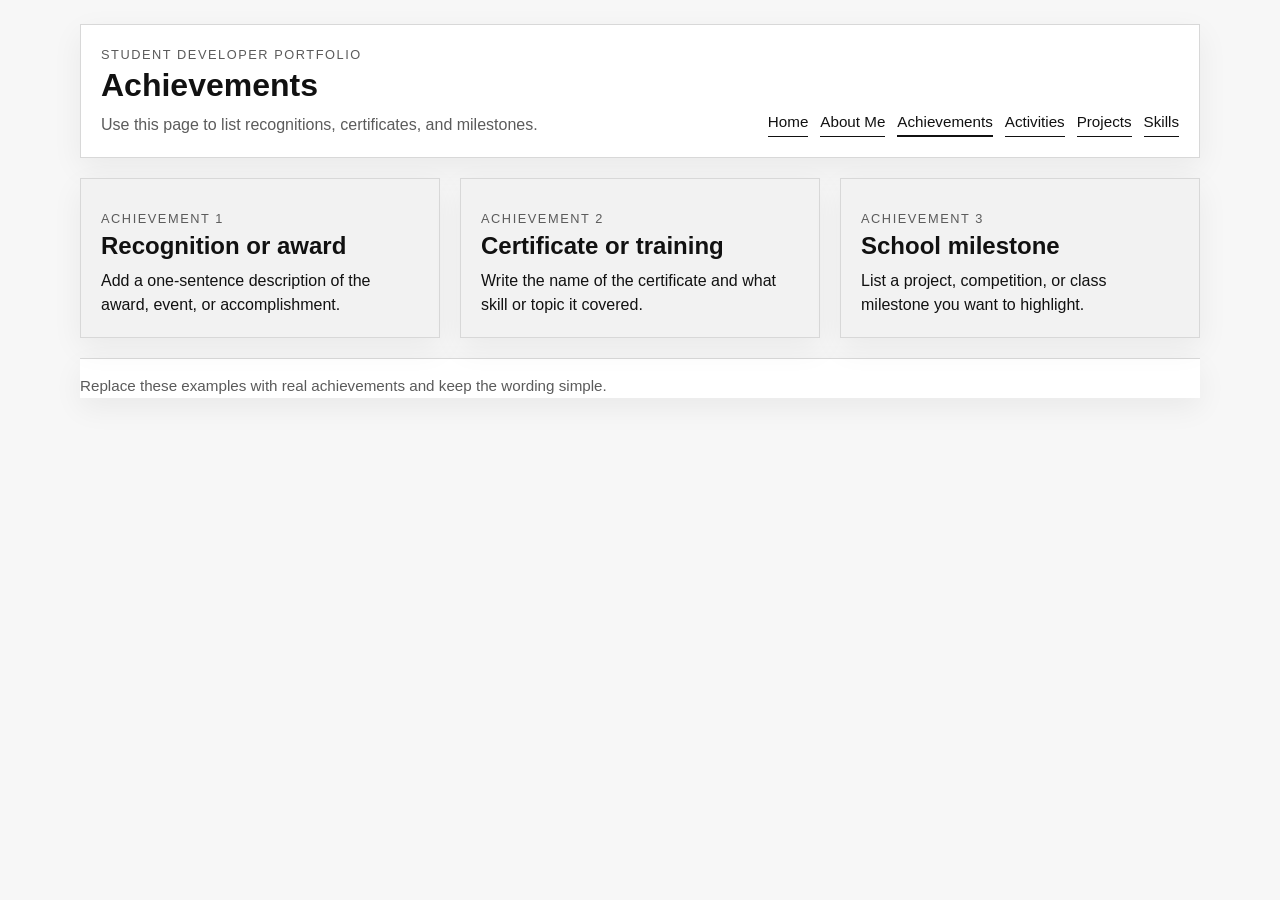
<file: pages/achievements.html>
<!doctype html>
<html lang="en">
  <head>
    <meta charset="UTF-8" />
    <meta name="viewport" content="width=device-width, initial-scale=1.0" />
    <title>Achievements | Student Portfolio Template</title>
    <link rel="stylesheet" href="../css/styles.css" />
  </head>
  <body>
    <header class="site-header">
      <div>
        <p class="eyebrow">Student Developer Portfolio</p>
        <h1>Achievements</h1>
        <p class="tagline">
          Use this page to list recognitions, certificates, and milestones.
        </p>
      </div>

      <nav class="nav-links" aria-label="Primary">
        <a href="../index.html">Home</a>
        <a href="about.html">About Me</a>
        <a href="achievements.html" aria-current="page">Achievements</a>
        <a href="activities.html">Activities</a>
        <a href="projects.html">Projects</a>
        <a href="skills.html">Skills</a>
      </nav>
    </header>

    <main class="page-content">
      <!-- Keep each card short so the page stays readable -->
      <section class="card-grid">
        <article class="card">
          <p class="card-label">Achievement 1</p>
          <h2>Recognition or award</h2>
          <p>
            Add a one-sentence description of the award, event, or
            accomplishment.
          </p>
        </article>

        <article class="card">
          <p class="card-label">Achievement 2</p>
          <h2>Certificate or training</h2>
          <p>
            Write the name of the certificate and what skill or topic it
            covered.
          </p>
        </article>

        <article class="card">
          <p class="card-label">Achievement 3</p>
          <h2>School milestone</h2>
          <p>
            List a project, competition, or class milestone you want to
            highlight.
          </p>
        </article>
      </section>
    </main>

    <footer class="site-footer">
      <p>Replace these examples with real achievements and keep the wording simple.</p>
    </footer>
  </body>
</html>
</file>
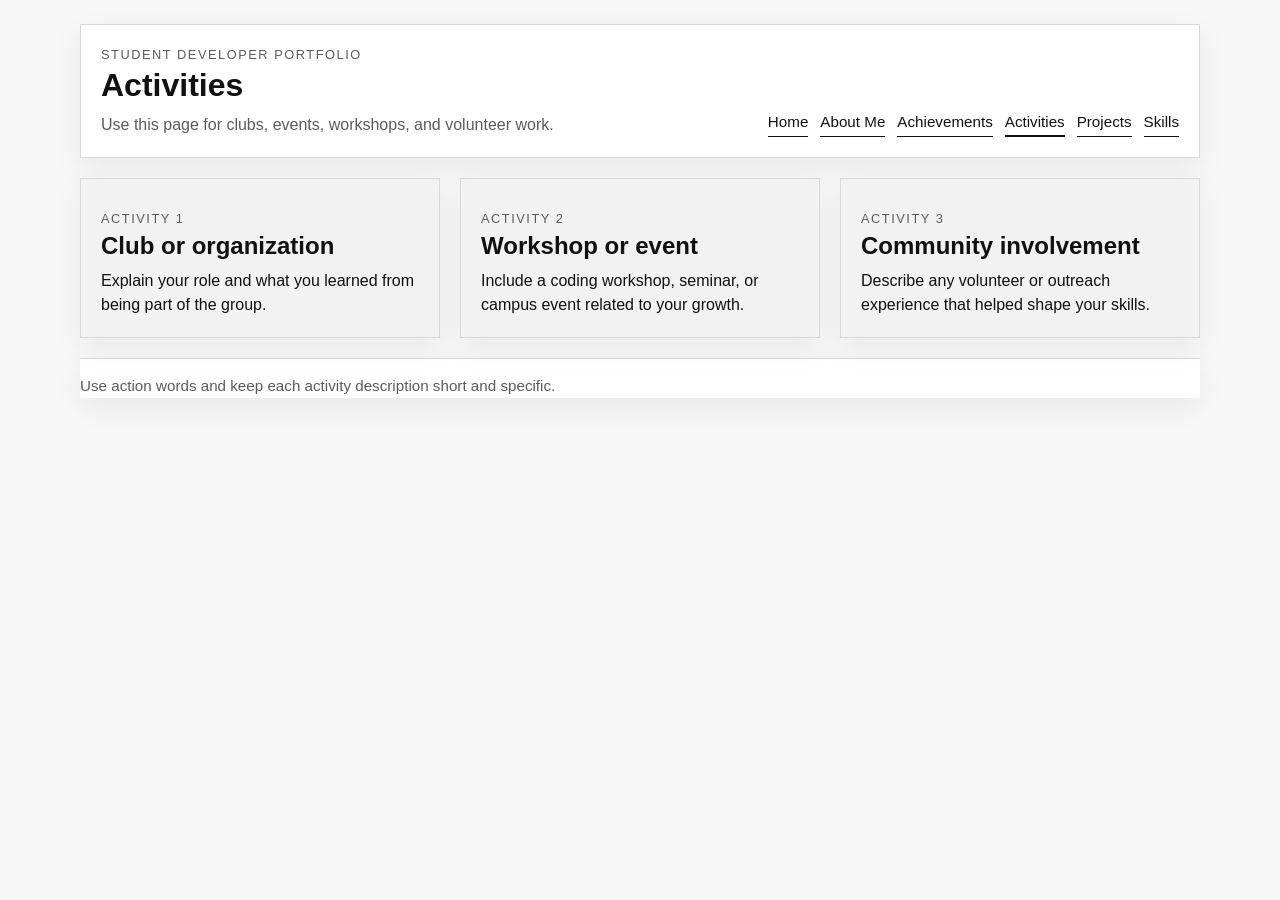
<file: pages/activities.html>
<!doctype html>
<html lang="en">
  <head>
    <meta charset="UTF-8" />
    <meta name="viewport" content="width=device-width, initial-scale=1.0" />
    <title>Activities | Student Portfolio Template</title>
    <link rel="stylesheet" href="../css/styles.css" />
  </head>
  <body>
    <header class="site-header">
      <div>
        <p class="eyebrow">Student Developer Portfolio</p>
        <h1>Activities</h1>
        <p class="tagline">
          Use this page for clubs, events, workshops, and volunteer work.
        </p>
      </div>

      <nav class="nav-links" aria-label="Primary">
        <a href="../index.html">Home</a>
        <a href="about.html">About Me</a>
        <a href="achievements.html">Achievements</a>
        <a href="activities.html" aria-current="page">Activities</a>
        <a href="projects.html">Projects</a>
        <a href="skills.html">Skills</a>
      </nav>
    </header>

    <main class="page-content">
      <section class="card-grid">
        <article class="card">
          <p class="card-label">Activity 1</p>
          <h2>Club or organization</h2>
          <p>Explain your role and what you learned from being part of the group.</p>
        </article>

        <article class="card">
          <p class="card-label">Activity 2</p>
          <h2>Workshop or event</h2>
          <p>
            Include a coding workshop, seminar, or campus event related to your
            growth.
          </p>
        </article>

        <article class="card">
          <p class="card-label">Activity 3</p>
          <h2>Community involvement</h2>
          <p>
            Describe any volunteer or outreach experience that helped shape
            your skills.
          </p>
        </article>
      </section>
    </main>

    <footer class="site-footer">
      <p>Use action words and keep each activity description short and specific.</p>
    </footer>
  </body>
</html>
</file>
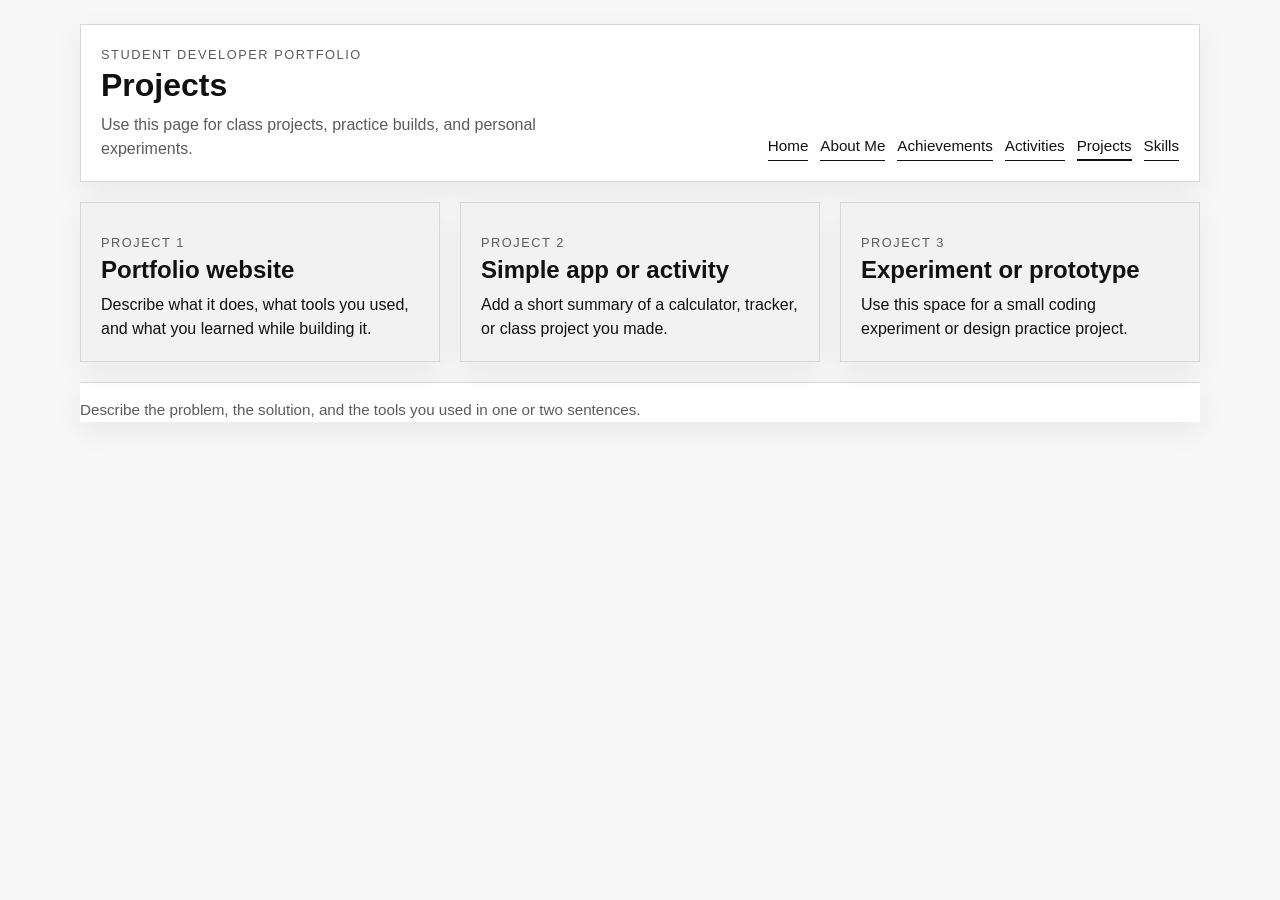
<file: pages/projects.html>
<!doctype html>
<html lang="en">
  <head>
    <meta charset="UTF-8" />
    <meta name="viewport" content="width=device-width, initial-scale=1.0" />
    <title>Projects | Student Portfolio Template</title>
    <link rel="stylesheet" href="../css/styles.css" />
  </head>
  <body>
    <header class="site-header">
      <div>
        <p class="eyebrow">Student Developer Portfolio</p>
        <h1>Projects</h1>
        <p class="tagline">
          Use this page for class projects, practice builds, and personal
          experiments.
        </p>
      </div>

      <nav class="nav-links" aria-label="Primary">
        <a href="../index.html">Home</a>
        <a href="about.html">About Me</a>
        <a href="achievements.html">Achievements</a>
        <a href="activities.html">Activities</a>
        <a href="projects.html" aria-current="page">Projects</a>
        <a href="skills.html">Skills</a>
      </nav>
    </header>

    <main class="page-content">
      <section class="card-grid">
        <article class="card">
          <p class="card-label">Project 1</p>
          <h2>Portfolio website</h2>
          <p>
            Describe what it does, what tools you used, and what you learned
            while building it.
          </p>
        </article>

        <article class="card">
          <p class="card-label">Project 2</p>
          <h2>Simple app or activity</h2>
          <p>
            Add a short summary of a calculator, tracker, or class project you
            made.
          </p>
        </article>

        <article class="card">
          <p class="card-label">Project 3</p>
          <h2>Experiment or prototype</h2>
          <p>
            Use this space for a small coding experiment or design practice
            project.
          </p>
        </article>
      </section>
    </main>

    <footer class="site-footer">
      <p>
        Describe the problem, the solution, and the tools you used in one or
        two sentences.
      </p>
    </footer>
  </body>
</html>
</file>
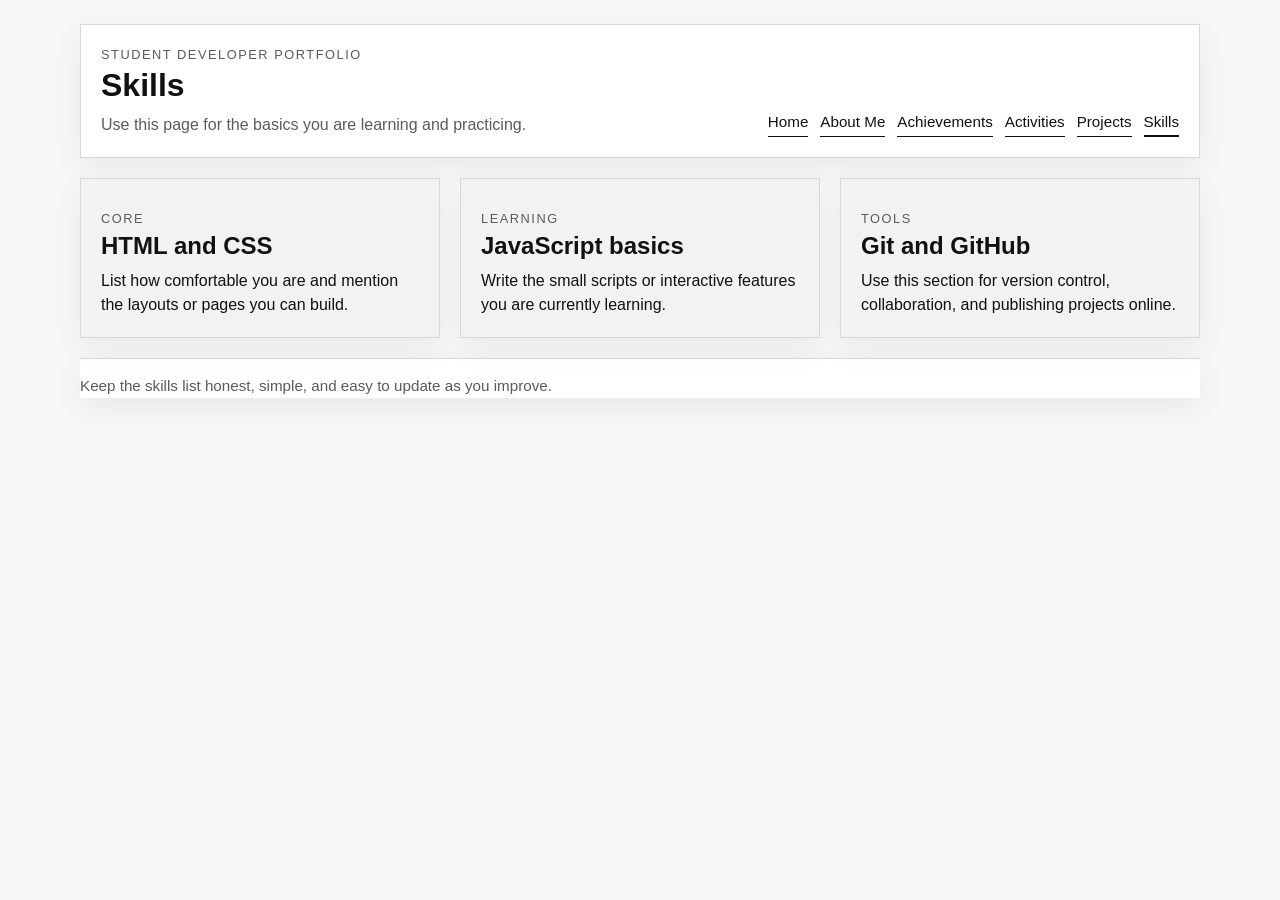
<file: pages/skills.html>
<!doctype html>
<html lang="en">
  <head>
    <meta charset="UTF-8" />
    <meta name="viewport" content="width=device-width, initial-scale=1.0" />
    <title>Skills | Student Portfolio Template</title>
    <link rel="stylesheet" href="../css/styles.css" />
  </head>
  <body>
    <header class="site-header">
      <div>
        <p class="eyebrow">Student Developer Portfolio</p>
        <h1>Skills</h1>
        <p class="tagline">
          Use this page for the basics you are learning and practicing.
        </p>
      </div>

      <nav class="nav-links" aria-label="Primary">
        <a href="../index.html">Home</a>
        <a href="about.html">About Me</a>
        <a href="achievements.html">Achievements</a>
        <a href="activities.html">Activities</a>
        <a href="projects.html">Projects</a>
        <a href="skills.html" aria-current="page">Skills</a>
      </nav>
    </header>

    <main class="page-content">
      <section class="card-grid">
        <article class="card">
          <p class="card-label">Core</p>
          <h2>HTML and CSS</h2>
          <p>
            List how comfortable you are and mention the layouts or pages you
            can build.
          </p>
        </article>

        <article class="card">
          <p class="card-label">Learning</p>
          <h2>JavaScript basics</h2>
          <p>
            Write the small scripts or interactive features you are currently
            learning.
          </p>
        </article>

        <article class="card">
          <p class="card-label">Tools</p>
          <h2>Git and GitHub</h2>
          <p>
            Use this section for version control, collaboration, and publishing
            projects online.
          </p>
        </article>
      </section>
    </main>

    <footer class="site-footer">
      <p>Keep the skills list honest, simple, and easy to update as you improve.</p>
    </footer>
  </body>
</html>
</file>
<file: styles.css>
/* =========================
   GENERAL
========================= */

* {
    margin: 0;
    padding: 0;
    box-sizing: border-box;
    scroll-behavior: smooth;
}

body {
    font-family: Arial, Helvetica, sans-serif;
    color: #1d2a3a;
    background: white;
    line-height: 1.6;
}

a {
    text-decoration: none;
}

section {
    scroll-margin-top: 80px;
}


/* =========================
   NAVIGATION
========================= */

header {
    background: white;
    position: sticky;
    top: 0;
    z-index: 1000;
    border-bottom: 1px solid #e5eaf0;
}

.navbar {
    max-width: 1100px;
    margin: auto;
    padding: 18px 25px;

    display: flex;
    justify-content: space-between;
    align-items: center;
}

.logo {
    font-size: 25px;
    color: #1769aa;
    font-weight: bold;
}

.nav-links {
    display: flex;
    list-style: none;
    gap: 25px;
}

.nav-links a {
    color: #26384a;
    font-size: 14px;
    font-weight: bold;
}

.nav-links a:hover {
    color: #1769aa;
}


/* =========================
   HERO
========================= */

.hero {
    min-height: 90vh;

    display: flex;
    justify-content: center;
    align-items: center;

    text-align: center;

    padding: 50px 25px;

    background: linear-gradient(
        135deg,
        #f7fbff,
        #eaf5ff
    );
}

.hero-content {
    max-width: 750px;
    width: 100%;
}


/* =========================
   PROFILE PHOTO
========================= */

.profile-photo {
    display: flex;
    justify-content: center;
    align-items: center;
    margin-bottom: 25px;
}

.profile-photo img {
    width: 200px;
    height: 200px;

    object-fit: cover;

    border-radius: 10px;

    border: 4px solid #1769aa;

    display: block;

    box-shadow: 0 8px 25px rgba(0, 0, 0, 0.12);
}


/* =========================
   HERO TEXT
========================= */

.small-text {
    color: #1769aa;
    font-size: 13px;
    font-weight: bold;
    letter-spacing: 2px;
    margin-bottom: 15px;
}

.hero h1 {
    font-size: 55px;
    margin-bottom: 10px;
}

.hero h1 span {
    color: #1769aa;
}

.hero h2 {
    font-size: 24px;
    font-weight: normal;
    margin-bottom: 20px;
}

.hero p {
    color: #617184;
    max-width: 600px;
    margin: auto;
}

.btn {
    display: inline-block;

    margin-top: 30px;
    padding: 12px 28px;

    background: #1769aa;
    color: white;

    border-radius: 6px;

    font-weight: bold;
}

.btn:hover {
    background: #0f4f82;
}


/* =========================
   SECTIONS
========================= */

.section {
    max-width: 1100px;
    margin: auto;
    padding: 90px 25px;
}

.gray {
    max-width: none;
    background: #f7f9fc;
}

.section-title {
    text-align: center;
    margin-bottom: 50px;
}

.section-title p {
    color: #1769aa;
    font-size: 12px;
    font-weight: bold;
    letter-spacing: 2px;
}

.section-title h2 {
    font-size: 36px;
    margin-top: 5px;
}


/* =========================
   ABOUT
========================= */

.about-container {
    display: grid;
    grid-template-columns: 2fr 1fr;
    gap: 30px;
}

.about-box,
.info-box {
    padding: 35px;
    border: 1px solid #e1e7ee;
    border-radius: 10px;
    background: white;
}

.about-box h3,
.info-box h3 {
    margin-bottom: 15px;
    color: #1769aa;
}

.about-box p {
    margin-bottom: 15px;
    color: #617184;
}

.info-box ul {
    list-style: none;
}

.info-box li {
    padding: 8px 0;
    border-bottom: 1px solid #edf0f3;
}


/* =========================
   CARDS
========================= */

.cards {
    max-width: 1100px;
    margin: auto;

    display: grid;
    grid-template-columns: repeat(3, 1fr);
    gap: 25px;
}

.card {
    background: white;
    padding: 35px;
    border-radius: 10px;
    border: 1px solid #e1e7ee;

    transition: 0.3s;
}

.card:hover {
    transform: translateY(-5px);
    box-shadow: 0 10px 30px rgba(20, 60, 100, 0.08);
}

.icon {
    width: 45px;
    height: 45px;

    display: flex;
    justify-content: center;
    align-items: center;

    background: #eaf5ff;
    color: #1769aa;

    border-radius: 6px;

    font-weight: bold;

    margin-bottom: 20px;
}

.card h3 {
    margin-bottom: 10px;
}

.card p {
    color: #617184;
    font-size: 14px;
}


/* =========================
   COURSE ACTIVITIES
========================= */

.projects {
    max-width: 1000px;
    margin: auto;
}

.project-card {
    display: flex;
    gap: 30px;

    background: white;

    border: 1px solid #e1e7ee;
    border-radius: 10px;

    padding: 35px;
    margin-bottom: 25px;

    transition: 0.3s;
}

.project-card:hover {
    transform: translateY(-4px);
    box-shadow: 0 10px 30px rgba(20, 60, 100, 0.08);
}

.project-number {
    min-width: 60px;
    height: 60px;

    display: flex;
    justify-content: center;
    align-items: center;

    background: #1769aa;
    color: white;

    border-radius: 50%;

    font-weight: bold;
}

.project-type {
    color: #1769aa;
    font-size: 12px;
    font-weight: bold;
    letter-spacing: 1px;
}

.project-content h3 {
    font-size: 25px;
    margin: 5px 0 10px;
}

.project-content p {
    color: #617184;
}

.project-btn {
    display: inline-block;

    margin-top: 15px;

    color: #1769aa;
    font-weight: bold;
}

.project-btn:hover {
    color: #0f4f82;
}


/* =========================
   SKILLS
========================= */

.skills-container {
    max-width: 1000px;
    margin: 60px auto 0;
    text-align: center;
}

.skills-container h3 {
    margin-bottom: 20px;
    font-size: 25px;
}

.skills {
    display: flex;
    justify-content: center;
    flex-wrap: wrap;
    gap: 12px;
}

.skills span {
    padding: 8px 18px;

    background: white;

    border: 1px solid #dce4ec;
    border-radius: 20px;

    color: #1769aa;

    font-size: 14px;
}


/* =========================
   CONTACT
========================= */

.contact {
    text-align: center;
}

.contact-text {
    color: #617184;
    margin-bottom: 25px;
}

.contact-links {
    display: flex;
    justify-content: center;
    gap: 15px;
    flex-wrap: wrap;
}

.contact-links a {
    padding: 10px 22px;

    border: 1px solid #1769aa;
    border-radius: 6px;

    color: #1769aa;
    font-weight: bold;
}

.contact-links a:hover {
    background: #1769aa;
    color: white;
}


/* =========================
   FOOTER
========================= */

footer {
    text-align: center;

    padding: 25px;

    background: #142333;
    color: white;

    font-size: 13px;
}


/* =========================
   MOBILE / PHONE
========================= */

@media (max-width: 768px) {

    .navbar {
        flex-direction: column;
        gap: 15px;
    }

    .nav-links {
        gap: 12px;
        flex-wrap: wrap;
        justify-content: center;
    }

    .nav-links a {
        font-size: 12px;
    }


    /* Smaller photo on phone */

    .profile-photo img {
        width: 150px;
        height: 150px;
    }


    .hero {
        min-height: 80vh;
        padding: 50px 20px;
    }

    .hero h1 {
        font-size: 38px;
    }

    .hero h2 {
        font-size: 20px;
    }


    .section {
        padding: 65px 20px;
    }

    .section-title h2 {
        font-size: 30px;
    }


    .about-container {
        grid-template-columns: 1fr;
    }


    .cards {
        grid-template-columns: 1fr;
    }


    .project-card {
        flex-direction: column;
        padding: 25px;
    }


    .project-number {
        min-width: 50px;
        width: 50px;
        height: 50px;
    }

}
</file>
<file: activity/HTML converter/styles.css>
* {
    box-sizing: border-box;
    margin: 0;
    padding: 0;
}

body {
    font-family: Arial, sans-serif;
    background-color: #eef7ff;
    color: #183b56;
    min-height: 100vh;
}

nav {
    background-color: white;
    padding: 18px 40px;
    display: flex;
    justify-content: space-between;
    align-items: center;
    border-bottom: 1px solid #d9eaf7;
    box-shadow: 0 2px 8px rgba(0, 0, 0, 0.05);
}

.nav-title {
    font-size: 20px;
    font-weight: bold;
    color: #176fb3;
}

.nav-subtitle {
    font-size: 14px;
    color: #6b8192;
}

main {
    max-width: 1400px;
    margin: auto;
    padding: 45px 30px;
}

main h1 {
    text-align: center;
    font-size: 36px;
    margin-bottom: 10px;
    color: #12344d;
}

.description {
    text-align: center;
    color: #647b8c;
    margin-bottom: 35px;
}

#container {
    display: flex;
    gap: 20px;
    align-items: stretch;
}

.container {
    background-color: white;
    border: 1px solid #dcecf8;
    border-radius: 12px;
    padding: 20px;
    flex: 1;
    min-width: 0;
    box-shadow: 0 5px 18px rgba(23, 111, 179, 0.10);
}

.container h2 {
    font-size: 18px;
    margin-bottom: 15px;
    color: #176fb3;
}

#markdown-input {
    width: 100%;
    height: 300px;
    resize: vertical;
    padding: 14px;
    border: 1px solid #c9dce9;
    border-radius: 8px;
    outline: none;
    background-color: #fafdff;
    color: #183b56;
    font-family: Consolas, monospace;
    font-size: 14px;
}

#markdown-input:focus {
    border-color: #176fb3;
}

#html-output,
#preview {
    width: 100%;
    height: 300px;
    overflow: auto;
    padding: 14px;
    border: 1px solid #c9dce9;
    border-radius: 8px;
    background-color: #fafdff;
}

#html-output {
    white-space: pre-wrap;
    overflow-wrap: break-word;
    font-family: Consolas, monospace;
    font-size: 14px;
}

#preview {
    line-height: 1.6;
}

#preview h1,
#preview h2,
#preview h3 {
    text-align: left;
    margin-bottom: 10px;
}

#preview img {
    max-width: 100%;
    height: auto;
}

#preview a {
    color: #176fb3;
}

#preview blockquote {
    border-left: 4px solid #176fb3;
    padding-left: 12px;
    margin: 10px 0;
}

footer {
    text-align: center;
    padding: 20px;
    color: #718798;
    font-size: 13px;
}

@media (max-width: 900px) {
    #container {
        flex-direction: column;
    }

    main h1 {
        font-size: 30px;
    }
}

@media (max-width: 600px) {
    nav {
        padding: 15px 20px;
    }

    .nav-subtitle {
        display: none;
    }

    main {
        padding: 30px 15px;
    }

    main h1 {
        font-size: 26px;
    }

    #markdown-input,
    #html-output,
    #preview {
        height: 250px;
    }
}
</file>
<file: activity/portfolio/styles.css>
/* =========================
   GENERAL
========================= */

* {
    margin: 0;
    padding: 0;
    box-sizing: border-box;
    scroll-behavior: smooth;
}

body {
    font-family: Arial, Helvetica, sans-serif;
    color: #1d2a3a;
    background: white;
    line-height: 1.6;
}

a {
    text-decoration: none;
}

section {
    scroll-margin-top: 80px;
}


/* =========================
   NAVIGATION
========================= */

header {
    background: white;
    position: sticky;
    top: 0;
    z-index: 1000;
    border-bottom: 1px solid #e5eaf0;
}

.navbar {
    max-width: 1100px;
    margin: auto;
    padding: 18px 25px;

    display: flex;
    justify-content: space-between;
    align-items: center;
}

.logo {
    font-size: 25px;
    color: #1769aa;
    font-weight: bold;
}

.nav-links {
    display: flex;
    list-style: none;
    gap: 25px;
}

.nav-links a {
    color: #26384a;
    font-size: 14px;
    font-weight: bold;
}

.nav-links a:hover {
    color: #1769aa;
}


/* =========================
   HERO
========================= */

.hero {
    min-height: 90vh;

    display: flex;
    justify-content: center;
    align-items: center;

    text-align: center;

    padding: 50px 25px;

    background: linear-gradient(
        135deg,
        #f7fbff,
        #eaf5ff
    );
}

.hero-content {
    max-width: 750px;
    width: 100%;
}


/* =========================
   PROFILE PHOTO
========================= */

.profile-photo {
    display: flex;
    justify-content: center;
    align-items: center;
    margin-bottom: 25px;
}

.profile-photo img {
    width: 200px;
    height: 200px;

    object-fit: cover;

    border-radius: 10px;

    border: 4px solid #1769aa;

    display: block;

    box-shadow: 0 8px 25px rgba(0, 0, 0, 0.12);
}


/* =========================
   HERO TEXT
========================= */

.small-text {
    color: #1769aa;
    font-size: 13px;
    font-weight: bold;
    letter-spacing: 2px;
    margin-bottom: 15px;
}

.hero h1 {
    font-size: 55px;
    margin-bottom: 10px;
}

.hero h1 span {
    color: #1769aa;
}

.hero h2 {
    font-size: 24px;
    font-weight: normal;
    margin-bottom: 20px;
}

.hero p {
    color: #617184;
    max-width: 600px;
    margin: auto;
}

.btn {
    display: inline-block;

    margin-top: 30px;
    padding: 12px 28px;

    background: #1769aa;
    color: white;

    border-radius: 6px;

    font-weight: bold;
}

.btn:hover {
    background: #0f4f82;
}


/* =========================
   SECTIONS
========================= */

.section {
    max-width: 1100px;
    margin: auto;
    padding: 90px 25px;
}

.gray {
    max-width: none;
    background: #f7f9fc;
}

.section-title {
    text-align: center;
    margin-bottom: 50px;
}

.section-title p {
    color: #1769aa;
    font-size: 12px;
    font-weight: bold;
    letter-spacing: 2px;
}

.section-title h2 {
    font-size: 36px;
    margin-top: 5px;
}


/* =========================
   ABOUT
========================= */

.about-container {
    display: grid;
    grid-template-columns: 2fr 1fr;
    gap: 30px;
}

.about-box,
.info-box {
    padding: 35px;
    border: 1px solid #e1e7ee;
    border-radius: 10px;
    background: white;
}

.about-box h3,
.info-box h3 {
    margin-bottom: 15px;
    color: #1769aa;
}

.about-box p {
    margin-bottom: 15px;
    color: #617184;
}

.info-box ul {
    list-style: none;
}

.info-box li {
    padding: 8px 0;
    border-bottom: 1px solid #edf0f3;
}


/* =========================
   CARDS
========================= */

.cards {
    max-width: 1100px;
    margin: auto;

    display: grid;
    grid-template-columns: repeat(3, 1fr);
    gap: 25px;
}

.card {
    background: white;
    padding: 35px;
    border-radius: 10px;
    border: 1px solid #e1e7ee;

    transition: 0.3s;
}

.card:hover {
    transform: translateY(-5px);
    box-shadow: 0 10px 30px rgba(20, 60, 100, 0.08);
}

.icon {
    width: 45px;
    height: 45px;

    display: flex;
    justify-content: center;
    align-items: center;

    background: #eaf5ff;
    color: #1769aa;

    border-radius: 6px;

    font-weight: bold;

    margin-bottom: 20px;
}

.card h3 {
    margin-bottom: 10px;
}

.card p {
    color: #617184;
    font-size: 14px;
}


/* =========================
   COURSE ACTIVITIES
========================= */

.projects {
    max-width: 1000px;
    margin: auto;
}

.project-card {
    display: flex;
    gap: 30px;

    background: white;

    border: 1px solid #e1e7ee;
    border-radius: 10px;

    padding: 35px;
    margin-bottom: 25px;

    transition: 0.3s;
}

.project-card:hover {
    transform: translateY(-4px);
    box-shadow: 0 10px 30px rgba(20, 60, 100, 0.08);
}

.project-number {
    min-width: 60px;
    height: 60px;

    display: flex;
    justify-content: center;
    align-items: center;

    background: #1769aa;
    color: white;

    border-radius: 50%;

    font-weight: bold;
}

.project-type {
    color: #1769aa;
    font-size: 12px;
    font-weight: bold;
    letter-spacing: 1px;
}

.project-content h3 {
    font-size: 25px;
    margin: 5px 0 10px;
}

.project-content p {
    color: #617184;
}

.project-btn {
    display: inline-block;

    margin-top: 15px;

    color: #1769aa;
    font-weight: bold;
}

.project-btn:hover {
    color: #0f4f82;
}


/* =========================
   SKILLS
========================= */

.skills-container {
    max-width: 1000px;
    margin: 60px auto 0;
    text-align: center;
}

.skills-container h3 {
    margin-bottom: 20px;
    font-size: 25px;
}

.skills {
    display: flex;
    justify-content: center;
    flex-wrap: wrap;
    gap: 12px;
}

.skills span {
    padding: 8px 18px;

    background: white;

    border: 1px solid #dce4ec;
    border-radius: 20px;

    color: #1769aa;

    font-size: 14px;
}


/* =========================
   CONTACT
========================= */

.contact {
    text-align: center;
}

.contact-text {
    color: #617184;
    margin-bottom: 25px;
}

.contact-links {
    display: flex;
    justify-content: center;
    gap: 15px;
    flex-wrap: wrap;
}

.contact-links a {
    padding: 10px 22px;

    border: 1px solid #1769aa;
    border-radius: 6px;

    color: #1769aa;
    font-weight: bold;
}

.contact-links a:hover {
    background: #1769aa;
    color: white;
}


/* =========================
   FOOTER
========================= */

footer {
    text-align: center;

    padding: 25px;

    background: #142333;
    color: white;

    font-size: 13px;
}


/* =========================
   MOBILE / PHONE
========================= */

@media (max-width: 768px) {

    .navbar {
        flex-direction: column;
        gap: 15px;
    }

    .nav-links {
        gap: 12px;
        flex-wrap: wrap;
        justify-content: center;
    }

    .nav-links a {
        font-size: 12px;
    }


    /* Smaller photo on phone */

    .profile-photo img {
        width: 150px;
        height: 150px;
    }


    .hero {
        min-height: 80vh;
        padding: 50px 20px;
    }

    .hero h1 {
        font-size: 38px;
    }

    .hero h2 {
        font-size: 20px;
    }


    .section {
        padding: 65px 20px;
    }

    .section-title h2 {
        font-size: 30px;
    }


    .about-container {
        grid-template-columns: 1fr;
    }


    .cards {
        grid-template-columns: 1fr;
    }


    .project-card {
        flex-direction: column;
        padding: 25px;
    }


    .project-number {
        min-width: 50px;
        width: 50px;
        height: 50px;
    }

}
</file>
<file: activity/Prelim Practical Exam/styles.css>
/* ==========================================
   STYLE SHEET FOR UIC DAVAO 
   ========================================== */
* {
    box-sizing: border-box;
    margin: 0;
    padding: 0;
}

body {
    font-family: 'Segoe UI', Tahoma, Geneva, Verdana, sans-serif;
    background-color: #ffffff;
    color: #333333;
    line-height: 1.6;
    padding-bottom: 60px;
}

/* ==========================================
    HEADER & NAVIGATION 
   ========================================== */
.main-header {
    background-color: #ffffff;
    border-bottom: 1px solid #DE6F7E;
    position: sticky;
    top: 0;
    z-index: 1000;
}

.header-container {
    max-width: 1100px;
    margin: 0 auto;
    display: flex;
    justify-content: space-between;
    align-items: center;
    padding: 20px;
}

.logo-container {
    display: flex;
    align-items: center;
    gap: 12px;                  
    text-decoration: none;      
}

.logo-img {
    height: 50px;               
    width: auto;                
    object-fit: contain;
}

.logo-text {
    font-size: 1.5rem;
    font-weight: 700;
    color: #BE4D5D;
}

.logo-text .highlight {
    color: #A8414D;
}

.nav-list {
    list-style: none;
    display: flex;
    gap: 25px;
}

.nav-link {
    text-decoration: none;
    color: #666666;
    font-size: 0.95rem;
    font-weight: 500;
    padding-bottom: 5px;
    transition: color 0.3s ease;
}

.nav-link:hover {
    color: #BE4D5D;
}

.nav-link.active {
    color: #BE4D5D;
    border-bottom: 2px solid #BE4D5D;
}

/* ==========================================
   HERO SHOWCASE
   ========================================== */
.hero-section {
    padding: 80px 20px 40px 20px;
    text-align: center;
}

.hero-container {
    max-width: 800px;
    margin: 0 auto;
}

.hero-title {
    font-size: 2.8rem;
    color: #BE4D5D;
    margin-bottom: 20px;
    font-weight: 700;
}

.hero-subtitle {
    font-size: 1.05rem;
    color: #666666;
    max-width: 700px;
    margin: 0 auto;
}

/* ==========================================
   PILLARS GRID 
   ========================================== */
.pillars-section {
    padding: 60px 20px;
}

.section-container {
    max-width: 1100px;
    margin: 0 auto;
}

.section-title {
    font-size: 1.8rem;
    color: #BE4D5D;
    text-align: center;
    margin-bottom: 40px;
    font-weight: 600;
}

.pillars-grid {
    display: grid;
    grid-template-columns: repeat(auto-fit, minmax(300px, 1fr));
    gap: 30px;
}

.pillar-card {
    background-color: #FFF0F2;
    padding: 30px;
    border-radius: 4px;
    border: 1px solid transparent;
    transition: transform 0.2s ease, border-color 0.2s ease;
}

.pillar-card:hover {
    border-color: #DE6F7E;
}

.card-title {
    color: #BE4D5D;
    font-size: 1.25rem;
    margin-bottom: 15px;
}

.card-desc {
    font-size: 0.95rem;
    color: #555555;
}

/* ==========================================
   PROGRAM OFFERINGS 
   ========================================== */
.table-section {
    padding: 60px 20px;
}

.table-wrapper {
    background-color: #FFF0F2;
    padding: 4px;
    border-radius: 4px;
    overflow-x: auto;
}

.specs-table {
    width: 100%;
    border-collapse: collapse;
    background-color: #ffffff;
    text-align: left;
    font-size: 0.95rem;
}

.specs-table th {
    background-color: #BE4D5D;
    color: #ffffff;
    font-weight: 600;
    padding: 16px 20px;
    text-transform: uppercase;
    font-size: 0.85rem;
    letter-spacing: 0.5px;
}

.specs-table td {
    padding: 20px;
    border-bottom: 1px solid #FFF0F2;
    color: #444444;
    vertical-align: top;
}

.specs-table tbody tr:last-child td {
    border-bottom: none;
}

.bold-text {
    font-weight: 700;
    color: #BE4D5D;
    width: 25%;
}

/* ==========================================
   ADMISSIONS FORM
   ========================================== */
.form-section {
    padding: 60px 20px;
}

.form-wrapper {
    max-width: 600px;
    margin: 0 auto;
    background-color: #FFF0F2;
    padding: 40px;
    border-radius: 4px;
}

.form-wrapper .section-title {
    margin-bottom: 30px;
}

.inquiry-form {
    display: flex;
    flex-direction: column;
    gap: 20px;
}

.form-group {
    display: flex;
    flex-direction: column;
    gap: 8px;
}

.form-group label {
    font-weight: 600;
    color: #BE4D5D;
    font-size: 0.95rem;
}

.form-group input,
.form-group select {
    width: 100%;
    padding: 12px 15px;
    border: 1px solid #DE6F7E;
    border-radius: 4px;
    background-color: #ffffff;
    font-size: 0.95rem;
    color: #333333;
    outline: none;
    transition: border-color 0.2s ease, box-shadow 0.2s ease;
}

.form-group input:focus,
.form-group select:focus {
    border-color: #A8414D;
    box-shadow: 0 0 0 3px rgba(168, 65, 77, 0.15);
}

.btn {
    background-color: #BE4D5D;
    color: #ffffff;
    border: none;
    padding: 14px 28px;
    font-size: 1rem;
    font-weight: 600;
    border-radius: 4px;
    cursor: pointer;
    align-self: flex-start;
    transition: background-color 0.2s ease;
}

.btn:hover {
    background-color: #A8414D;
}

/* ==========================================
   FOOTER SYSTEM
   ========================================== */
.main-footer {
    text-align: center;
    padding: 40px 20px;
    border-top: 1px solid #FFF0F2;
    font-size: 0.85rem;
    color: #888888;
}

/* ==========================================
   RESPONSIVE BUTTONS
   ========================================== */
@media (max-width: 768px) {
    .hero-title {
        font-size: 2rem;
    }
    
    .header-container {
        flex-direction: column;
        gap: 15px;
    }
    
    .specs-table th, 
    .specs-table td {
        padding: 12px;
    }
    
    .bold-text {
        width: auto;
    }

    .form-wrapper {
        padding: 25px;
    }

    .btn {
        width: 100%;
    }
}
</file>
<file: css/styles.css>
/* ==========================================
   BASE STYLES
   ========================================== */

:root {
  --bg: #f7f7f7;
  --panel: #ffffff;
  --text: #111111;
  --muted: #5b5b5b;
  --border: #d8d8d8;
  --soft: #f2f2f2;
  --shadow: 0 10px 30px rgba(0, 0, 0, 0.06);
}

* {
  box-sizing: border-box;
  margin: 0;
  padding: 0;
}

body {
  font-family: Arial, Helvetica, sans-serif;
  line-height: 1.5;
  background: var(--bg);
  color: var(--text);
  padding: 24px;
}

body > main,
.page-content {
  display: grid;
  gap: 20px;
  max-width: 960px;
  margin: 0 auto;
}

.site-footer {
  max-width: 960px;
  margin: 20px auto 0;
  padding-top: 16px;
  border-top: 1px solid var(--border);
  color: var(--muted);
  font-size: 0.95rem;
}

.site-header,
.site-footer,
.hero,
.card,
.sidebar {
  background: var(--panel);
  box-shadow: var(--shadow);
}

/* Header: stacked on mobile for a simple layout */
.site-header {
  display: flex;
  flex-direction: column;
  gap: 16px;
  padding: 20px;
  border: 1px solid var(--border);
  border-radius: 0;
  max-width: 960px;
  margin: 0 auto 20px;
}

.nav-links {
  display: flex;
  flex-wrap: wrap;
  gap: 12px;
}

.nav-links a {
  color: var(--text);
  text-decoration: none;
  font-size: 0.95rem;
  border-bottom: 1px solid var(--text);
  padding-bottom: 2px;
}

.nav-links a[aria-current="page"] {
  border-bottom-width: 2px;
}

.eyebrow,
.section-label,
.card-label {
  font-size: 0.8rem;
  text-transform: uppercase;
  letter-spacing: 0.12em;
  color: var(--muted);
}

.tagline {
  color: var(--muted);
  max-width: 56ch;
}

.hero {
  display: grid;
  gap: 16px;
}

.hero-links {
  display: flex;
  flex-wrap: wrap;
  gap: 12px;
}

.hero-links a {
  display: inline-flex;
  align-items: center;
  justify-content: center;
  padding: 10px 14px;
  border: 1px solid var(--text);
  color: var(--text);
  text-decoration: none;
  font-size: 0.95rem;
}

/* Section heading keeps the page easy to scan */
.section-heading {
  display: grid;
  gap: 6px;
}

.card-section,
.card {
  border: 1px solid var(--border);
  padding: 20px;
}

.card-grid {
  display: flex;
  flex-direction: column;
  gap: 20px;
}

.card {
  background: var(--soft);
}

.sidebar {
  border: 1px solid var(--border);
  padding: 20px;
}

.sidebar-block {
  margin-top: 18px;
}

.sidebar-block h3 {
  font-size: 1rem;
  margin-bottom: 10px;
}

.sidebar-block ul {
  padding-left: 20px;
}

.profile-photo {
  display: block;
  width: 100%;
  max-width: 280px;
  margin-bottom: 18px;
  border: 1px solid var(--border);
  background: #ffffff;
}

.content-stack {
  display: grid;
  gap: 20px;
}

.card h2,
.card-section h2,
.site-header h1,
.sidebar h2,
.hero h2 {
  line-height: 1.1;
  margin-top: 4px;
}

.card p,
.card-section p,
.tagline {
  margin-top: 10px;
}

.card ul {
  margin-top: 14px;
  padding-left: 20px;
}

.contact-list {
  margin-top: 14px;
  padding-left: 20px;
}

.contact-list li + li {
  margin-top: 6px;
}

.card li + li {
  margin-top: 6px;
}

/* ==========================================
   WIDER SCREENS
   ========================================== */

@media (min-width: 600px) {
  .site-header {
    flex-direction: row;
    justify-content: space-between;
    align-items: end;
  }

  .card-grid {
    display: grid;
    grid-template-columns: repeat(2, minmax(0, 1fr));
  }

  .page-layout {
    display: grid;
    grid-template-columns: 320px minmax(0, 1fr);
    gap: 20px;
    max-width: 1120px;
    margin: 0 auto;
  }

  .content-stack {
    align-content: start;
  }

  .site-header,
  .site-footer,
  body > main,
  .page-content {
    max-width: 1120px;
  }
}

@media (min-width: 960px) {
  .card-grid {
    grid-template-columns: repeat(3, minmax(0, 1fr));
  }
}
</file>
